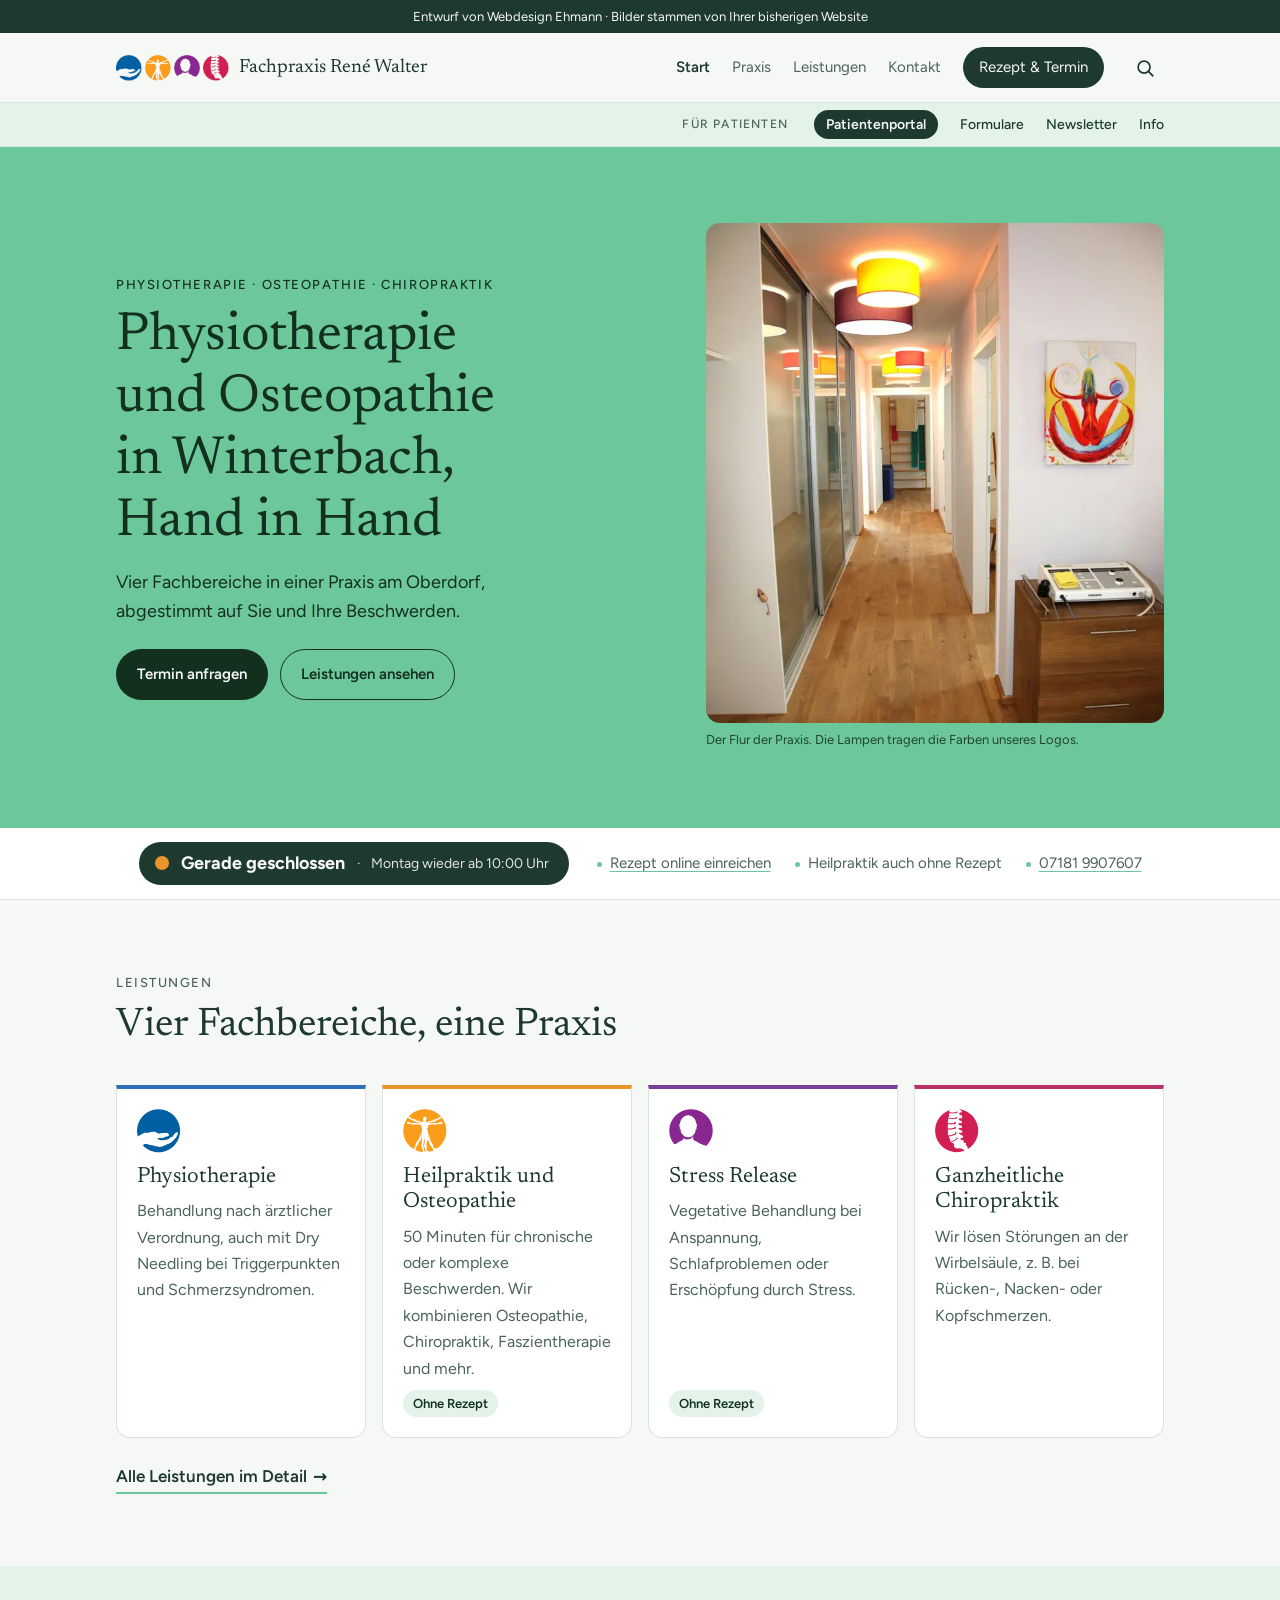
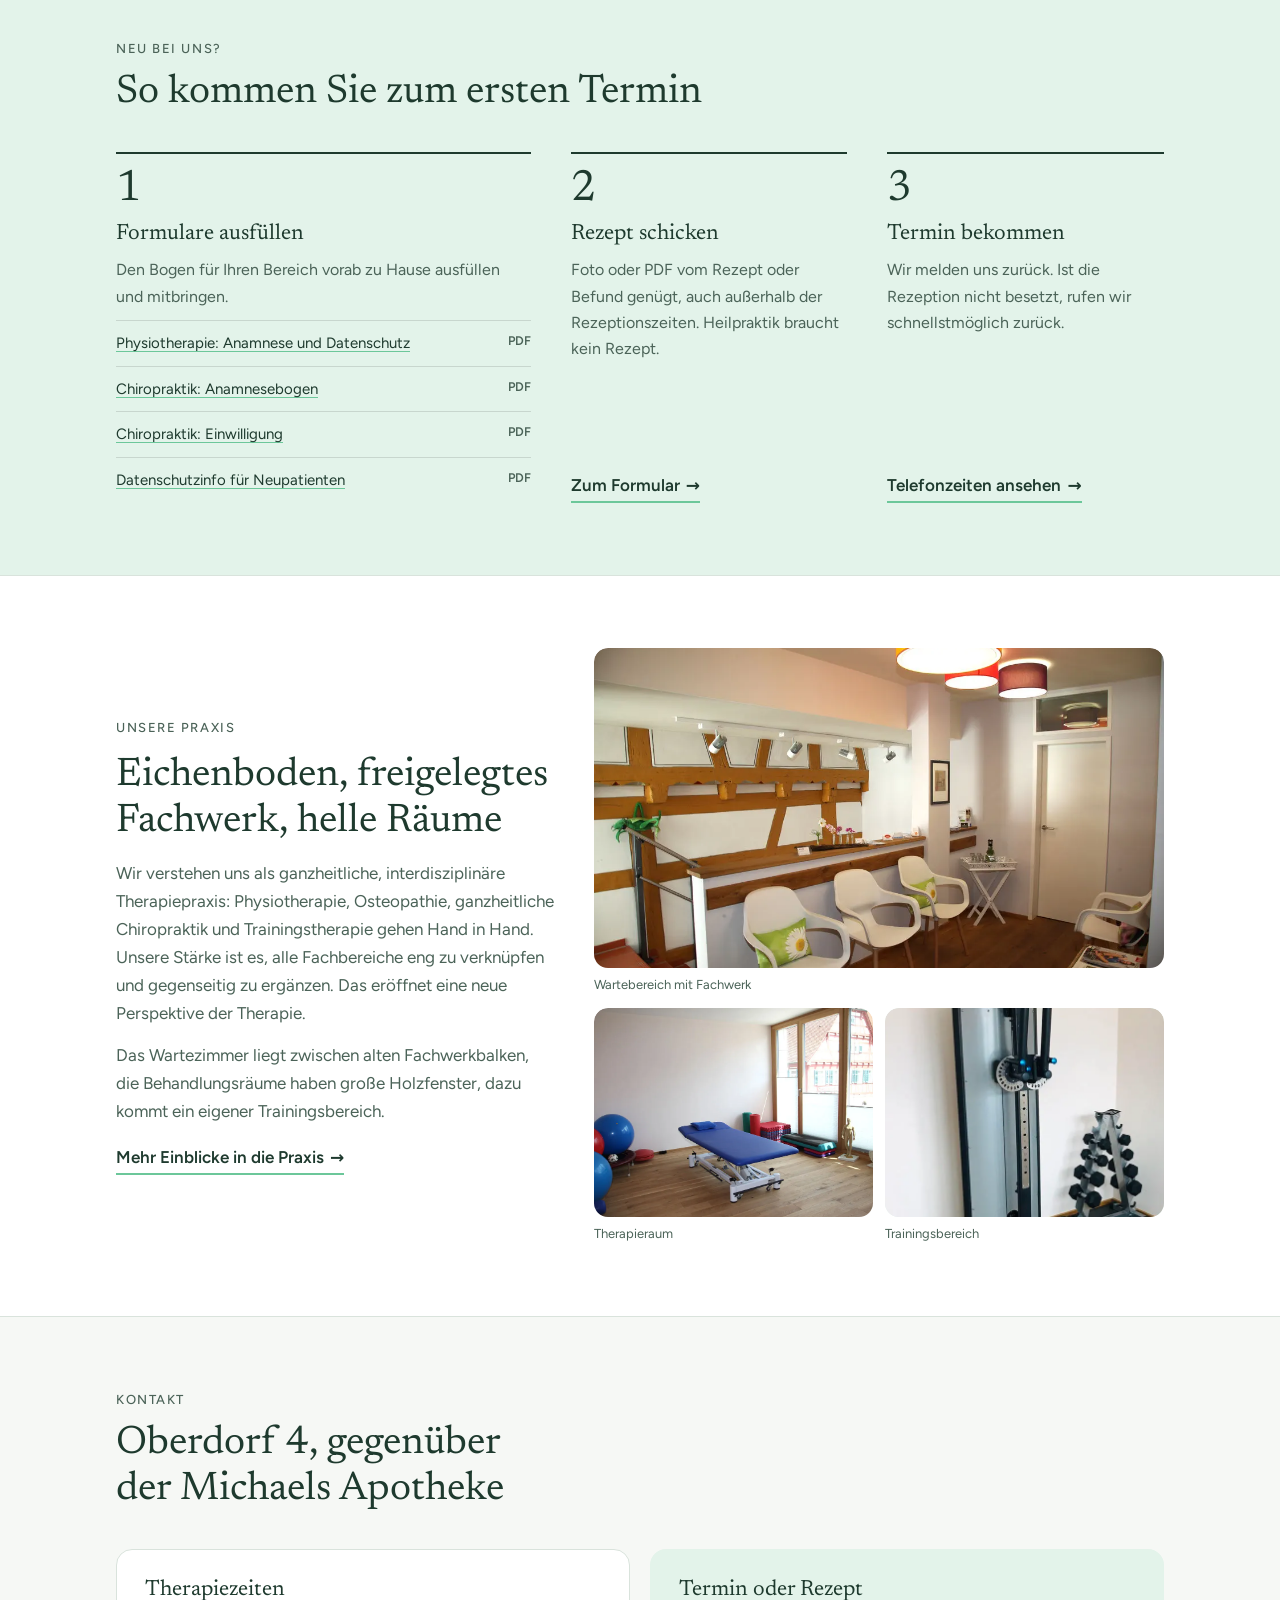
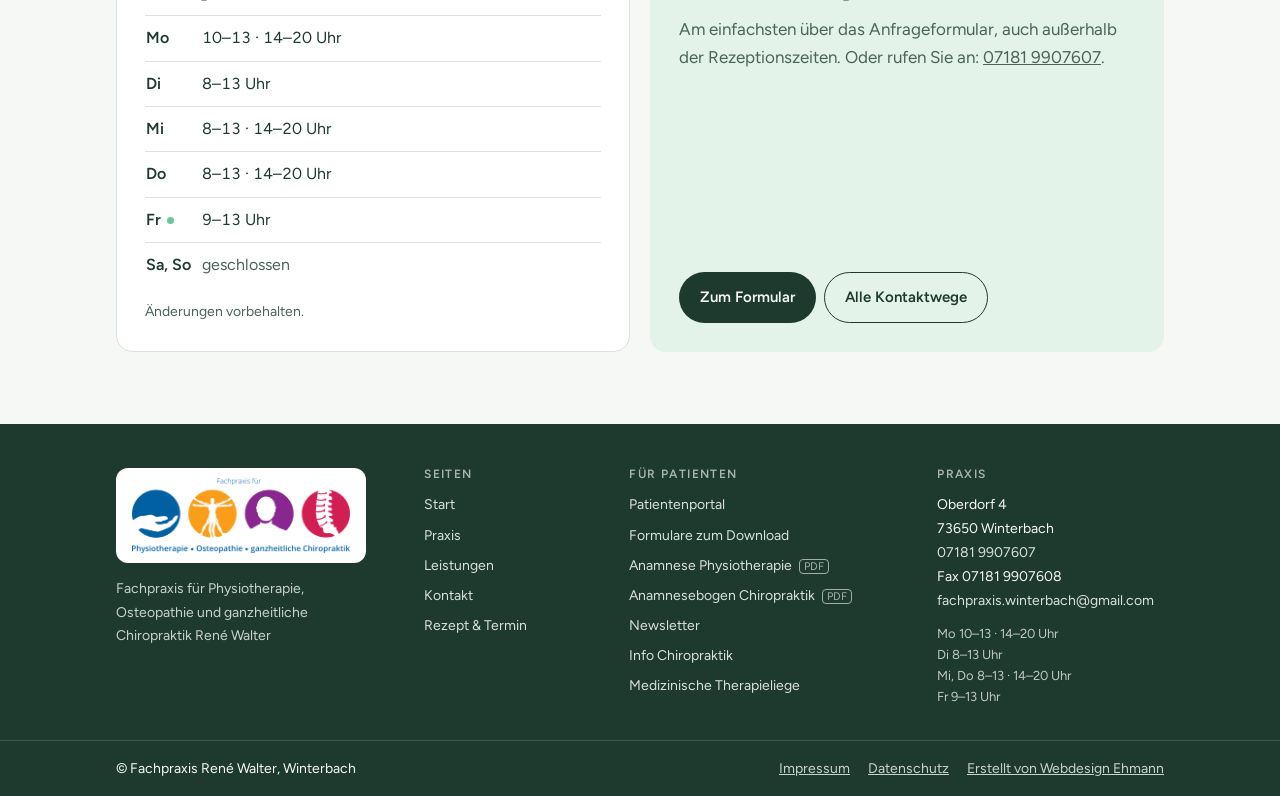
<file: index.html>
<!doctype html>
<html lang="de">
<head>
<meta charset="UTF-8">
<meta name="viewport" content="width=device-width, initial-scale=1.0, viewport-fit=cover">
<title>Physiotherapie & Osteopathie Winterbach | Fachpraxis René Walter</title>
<meta name="description" content="Physiotherapie, Osteopathie und Chiropraktik in Winterbach: Alle Fachbereiche unter einem Dach. Heilpraktik ohne Rezept. Jetzt Termin online anfragen.">
<meta name="robots" content="noindex">
<link rel="icon" href="favicon.svg" type="image/svg+xml">
<link rel="preload" href="fonts/newsreader.woff2" as="font" type="font/woff2" crossorigin>
<link rel="stylesheet" href="css/fonts.css">
<link rel="stylesheet" href="css/style.css">
</head>
<body>
<div class="demo">Entwurf von Webdesign Ehmann · Bilder stammen von Ihrer bisherigen Website</div>

<header>
  <div class="wrap nav">
    <a class="brand" href="index.html" aria-label="Fachpraxis René Walter, zur Startseite">
      <span class="logo-icons" aria-hidden="true"><img src="img/icon-physio.png" width="26" height="26" alt=""><img src="img/icon-osteo.png" width="26" height="26" alt=""><img src="img/icon-vegetativ.png" width="26" height="26" alt=""><img src="img/icon-chiro.png" width="26" height="26" alt=""></span>
      <span>Fachpraxis René Walter</span>
    </a>
    <nav class="links" id="links" aria-label="Hauptnavigation">
      <a href="index.html" aria-current="page">Start</a>
      <a href="praxis.html">Praxis</a>
      <a href="leistungen.html">Leistungen</a>
      <a href="kontakt.html">Kontakt</a>
      <a href="anfrage.html" class="nav-cta">Rezept &amp; Termin</a>
    </nav>
    <button class="search-btn" id="searchBtn" type="button" aria-label="Suche öffnen" aria-haspopup="dialog">
      <svg width="22" height="22" viewBox="0 0 24 24" fill="none" stroke="currentColor" stroke-width="1.9" stroke-linecap="round" aria-hidden="true"><circle cx="11" cy="11" r="6.5"/><path d="M16 16l4.5 4.5"/></svg>
    </button>
    <button class="menu-btn" id="menuBtn" aria-label="Menü öffnen" aria-expanded="false" aria-controls="links">
      <svg width="26" height="26" viewBox="0 0 24 24" fill="none" stroke="currentColor" stroke-width="1.8" stroke-linecap="round" aria-hidden="true"><path d="M4 7h16M4 12h16M4 17h16"/></svg>
    </button>
  </div>
</header>
<div class="patbar"><div class="wrap">
  <span class="patbar-label">Für Patienten</span>
  <a class="pat-portal" href="https://www.therapie-winterbach.de/patienten-kommunikations-portal/" target="_blank" rel="noopener">Patientenportal</a>
  <a href="anfrage.html#formulare">Formulare</a>
  <a href="kontakt.html#newsletter">Newsletter</a>
  <a href="leistungen.html#chiropraktik">Info</a>
</div></div>
<!--cms:hinweis--><!--/cms:hinweis-->

<main id="top">
<div class="hero">
    <div class="wrap">
      <div>
        <p class="eyebrow">Physiotherapie · Osteopathie · Chiropraktik</p>
        <h1>Physiotherapie und Osteopathie in Winterbach, Hand in Hand</h1>
        <p class="lead">Vier Fachbereiche in einer Praxis am Oberdorf, abgestimmt auf Sie und Ihre Beschwerden.</p>
        <div class="hero-actions">
          <a class="btn btn-dark" href="anfrage.html">Termin anfragen</a>
          <a class="btn btn-line" href="leistungen.html">Leistungen ansehen</a>
        </div>
      </div>
      <figure>
        <img src="img/flur.webp" width="667" height="1000" alt="Flur der Praxis mit Eichenboden und Deckenlampen in Gelb, Aubergine und Rot" fetchpriority="high">
        <figcaption>Der Flur der Praxis. Die Lampen tragen die Farben unseres Logos.</figcaption>
      </figure>
    </div>
  </div>

  <div class="strip">
    <div class="wrap">
      <p class="status" id="openNow" data-state="closed" role="status"><i aria-hidden="true"></i><b>Therapiezeiten</b><small></small></p>
      <ul class="facts">
        <li><a href="anfrage.html">Rezept online einreichen</a></li>
        <li>Heilpraktik auch ohne Rezept</li>
        <li><a href="tel:+4971819907607">07181 9907607</a></li>
      </ul>
    </div>
  </div>

  <section id="leistungen">
    <div class="wrap">
      <div class="sec-head">
        <p class="eyebrow">Leistungen</p>
        <h2>Vier Fachbereiche, eine Praxis</h2>
      </div>
      <div class="cards">
        <div class="area-card" style="--c:var(--c-blue)"><img class="ico" src="img/icon-physio.png" width="44" height="44" alt="" loading="lazy"><h3>Physiotherapie</h3><p>Behandlung nach ärztlicher Verordnung, auch mit Dry Needling bei Triggerpunkten und Schmerzsyndromen.</p></div>
        <div class="area-card" style="--c:var(--c-orange)"><img class="ico" src="img/icon-osteo.png" width="44" height="44" alt="" loading="lazy"><h3>Heilpraktik und Osteopathie</h3><p>50 Minuten für chronische oder komplexe Beschwerden. Wir kombinieren Osteopathie, Chiropraktik, Faszientherapie und mehr.</p><span class="tag">Ohne Rezept</span></div>
        <div class="area-card" style="--c:var(--c-violet)"><img class="ico" src="img/icon-vegetativ.png" width="44" height="44" alt="" loading="lazy"><h3>Stress Release</h3><p>Vegetative Behandlung bei Anspannung, Schlafproblemen oder Erschöpfung durch Stress.</p><span class="tag">Ohne Rezept</span></div>
        <div class="area-card" style="--c:var(--c-magenta)"><img class="ico" src="img/icon-chiro.png" width="44" height="44" alt="" loading="lazy"><h3>Ganzheitliche Chiropraktik</h3><p>Wir lösen Störungen an der Wirbelsäule, z. B. bei Rücken-, Nacken- oder Kopfschmerzen.</p></div>
      </div>
      <a class="more-link" href="leistungen.html">Alle Leistungen im Detail <span aria-hidden="true">→</span></a>
    </div>
  </section>

  <section id="neu" class="tint">
    <div class="wrap">
      <div class="sec-head">
        <p class="eyebrow">Neu bei uns?</p>
        <h2>So kommen Sie zum ersten Termin</h2>
      </div>
      <ol class="steps">
        <li>
          <h3>Formulare ausfüllen</h3>
          <p>Den Bogen für Ihren Bereich vorab zu Hause ausfüllen und mitbringen.</p>
          <ul class="dl"><!--cms:formulare-->
            <li><a href="downloads/anamnese-physiotherapie.pdf" target="_blank" rel="noopener">Physiotherapie: Anamnese und Datenschutz</a><small>PDF</small></li>
            <li><a href="downloads/anamnesebogen-chiropraktik.pdf" target="_blank" rel="noopener">Chiropraktik: Anamnesebogen</a><small>PDF</small></li>
            <li><a href="downloads/einwilligung-chiropraktik.pdf" target="_blank" rel="noopener">Chiropraktik: Einwilligung</a><small>PDF</small></li>
            <li><a href="downloads/datenschutzinfo-neupatienten.pdf" target="_blank" rel="noopener">Datenschutzinfo für Neupatienten</a><small>PDF</small></li>
          <!--/cms:formulare--></ul>
        </li>
        <li>
          <h3>Rezept schicken</h3>
          <p>Foto oder PDF vom Rezept oder Befund genügt, auch außerhalb der Rezeptionszeiten. Heilpraktik braucht kein Rezept.</p>
          <a class="more-link" href="anfrage.html">Zum Formular <span aria-hidden="true">→</span></a>
        </li>
        <li>
          <h3>Termin bekommen</h3>
          <p>Wir melden uns zurück. Ist die Rezeption nicht besetzt, rufen wir schnellstmöglich zurück.</p>
          <a class="more-link" href="kontakt.html">Telefonzeiten ansehen <span aria-hidden="true">→</span></a>
        </li>
      </ol>
    </div>
  </section>

  <section id="praxis" class="alt">
    <div class="wrap praxis">
      <div class="praxis-text">
        <p class="eyebrow">Unsere Praxis</p>
        <h2>Eichenboden, freigelegtes Fachwerk, helle Räume</h2>
        <p>Wir verstehen uns als ganzheitliche, interdisziplinäre Therapiepraxis: Physiotherapie, Osteopathie, ganzheitliche Chiropraktik und Trainingstherapie gehen Hand in Hand. Unsere Stärke ist es, alle Fachbereiche eng zu verknüpfen und gegenseitig zu ergänzen. Das eröffnet eine neue Perspektive der Therapie.</p>
        <p>Das Wartezimmer liegt zwischen alten Fachwerkbalken, die Behandlungsräume haben große Holzfenster, dazu kommt ein eigener Trainingsbereich.</p>
        <a class="more-link" href="praxis.html" style="align-self:flex-start;margin-top:4px">Mehr Einblicke in die Praxis <span aria-hidden="true">→</span></a>
      </div>
      <div class="gallery">
        <figure class="photo wide"><img src="img/warten.webp" width="1000" height="667" alt="Wartebereich mit weißen Stühlen vor freigelegtem Fachwerk" loading="lazy" decoding="async"><figcaption>Wartebereich mit Fachwerk</figcaption></figure>
        <figure class="photo"><img src="img/therapie.webp" width="1000" height="667" alt="Heller Therapieraum mit Liege, Gymnastikbällen und großen Holzfenstern" loading="lazy" decoding="async"><figcaption>Therapieraum</figcaption></figure>
        <figure class="photo"><img src="img/mtt.webp" width="562" height="1000" alt="Multifunktionsgerät für die Medizinische Trainingstherapie neben Kurzhanteln" loading="lazy" decoding="async" style="object-position:50% 35%"><figcaption>Trainingsbereich</figcaption></figure>
      </div>
    </div>
  </section>

  <section id="kontakt">
    <div class="wrap">
      <div class="sec-head">
        <p class="eyebrow">Kontakt</p>
        <h2>Oberdorf 4, gegenüber der Michaels Apotheke</h2>
      </div>
      <div class="three two-up">
        <div class="card">
          <h3>Therapiezeiten</h3>
          <table class="hours" id="hours">
            <tbody><!--cms:hours-rows-->
              <tr data-d="1"><td>Mo</td><td>10–13 · 14–20 Uhr</td></tr>
              <tr data-d="2"><td>Di</td><td>8–13 Uhr</td></tr>
              <tr data-d="3"><td>Mi</td><td>8–13 · 14–20 Uhr</td></tr>
              <tr data-d="4"><td>Do</td><td>8–13 · 14–20 Uhr</td></tr>
              <tr data-d="5"><td>Fr</td><td>9–13 Uhr</td></tr>
              <tr data-d="6"><td>Sa, So</td><td class="off">geschlossen</td></tr>
            <!--/cms:hours-rows--></tbody>
          </table>
          <p class="note">Änderungen vorbehalten.</p>
        </div>
        <div class="card cta-card">
          <h3>Termin oder Rezept</h3>
          <p>Am einfachsten über das Anfrageformular, auch außerhalb der Rezeptionszeiten. Oder rufen Sie an: <a href="tel:+4971819907607">07181 9907607</a>.</p>
          <div class="row-links"><a class="btn btn-dark" href="anfrage.html">Zum Formular</a><a class="btn btn-line" href="kontakt.html">Alle Kontaktwege</a></div>
        </div>
      </div>
    </div>
  </section>
  </div>
</main>

<footer>
  <div class="wrap foot-grid">
    <div class="foot-brand">
      <img class="foot-logo" src="img/logo.png" width="900" height="313" alt="Logo: Fachpraxis für Physiotherapie, Osteopathie und ganzheitliche Chiropraktik" loading="lazy">
      <p>Fachpraxis für Physiotherapie, Osteopathie und ganzheitliche Chiropraktik René Walter</p>
    </div>
    <nav aria-label="Seiten">
      <h2>Seiten</h2>
      <ul>
        <li><a href="index.html">Start</a></li>
        <li><a href="praxis.html">Praxis</a></li>
        <li><a href="leistungen.html">Leistungen</a></li>
        <li><a href="kontakt.html">Kontakt</a></li>
        <li><a href="anfrage.html">Rezept &amp; Termin</a></li>
      </ul>
    </nav>
    <nav aria-label="Für Patienten">
      <h2>Für Patienten</h2>
      <ul>
        <li><a href="https://www.therapie-winterbach.de/patienten-kommunikations-portal/" target="_blank" rel="noopener">Patientenportal</a></li>
        <li><a href="anfrage.html#formulare">Formulare zum Download</a></li><!--cms:foot-forms-->
        <li><a href="downloads/anamnese-physiotherapie.pdf" target="_blank" rel="noopener">Anamnese Physiotherapie <small>PDF</small></a></li>
        <li><a href="downloads/anamnesebogen-chiropraktik.pdf" target="_blank" rel="noopener">Anamnesebogen Chiropraktik <small>PDF</small></a></li><!--/cms:foot-forms-->
        <li><a href="kontakt.html#newsletter">Newsletter</a></li>
        <li><a href="leistungen.html#chiropraktik">Info Chiropraktik</a></li>
        <li><a href="leistungen.html#therapieliege">Medizinische Therapieliege</a></li>
      </ul>
    </nav>
    <div>
      <h2>Praxis</h2>
      <address>
        Oberdorf 4<br>73650 Winterbach<br>
        <a href="tel:+4971819907607">07181 9907607</a><br>
        Fax 07181 9907608<br>
        <a href="mailto:fachpraxis.winterbach@gmail.com">fachpraxis.winterbach<wbr>@gmail.com</a>
      </address>
      <p class="foot-hours"><!--cms:foot-hours-->Mo 10–13 · 14–20 Uhr<br>Di 8–13 Uhr<br>Mi, Do 8–13 · 14–20 Uhr<br>Fr 9–13 Uhr<!--/cms:foot-hours--></p>
    </div>
  </div>
  <div class="foot-bottom"><div class="wrap">
    <span>© Fachpraxis René Walter, Winterbach</span>
    <nav aria-label="Rechtliches"><a href="impressum.html">Impressum</a><a href="datenschutz.html">Datenschutz</a><a href="https://www.webdesign-ehmann.de" target="_blank" rel="noopener">Erstellt von Webdesign Ehmann</a></nav>
  </div></div>
</footer>

<div class="search" id="search" role="dialog" aria-modal="true" aria-label="Suche auf dieser Website" hidden>
  <div class="search-panel">
    <div class="search-top">
      <svg width="22" height="22" viewBox="0 0 24 24" fill="none" stroke="currentColor" stroke-width="1.9" stroke-linecap="round" aria-hidden="true"><circle cx="11" cy="11" r="6.5"/><path d="M16 16l4.5 4.5"/></svg>
      <input id="searchInput" type="search" placeholder="Suchen, z. B. Rezept, Dry Needling, Öffnungszeiten" autocomplete="off" enterkeyhint="search" aria-label="Suchbegriff">
      <button type="button" class="search-close" id="searchClose" aria-label="Suche schließen">Schließen</button>
    </div>
    <ul class="search-results" id="searchResults" aria-live="polite"></ul>
    <p class="search-hint" id="searchHint">Tippen Sie einen Begriff. Gesucht wird in allen Seiten der Praxis.</p>
  </div>
</div>

<nav class="dock" aria-label="Schnellzugriff">
  <a href="tel:+4971819907607"><b>Anrufen</b><small>07181 9907607</small></a>
  <a href="anfrage.html"><b>Rezept senden</b><small>online</small></a>
  <a href="https://www.therapie-winterbach.de/patienten-kommunikations-portal/" target="_blank" rel="noopener"><b>Portal</b><small>für Patienten</small></a>
</nav>

<script src="js/main.js" defer></script>
</body>
</html>
</file>
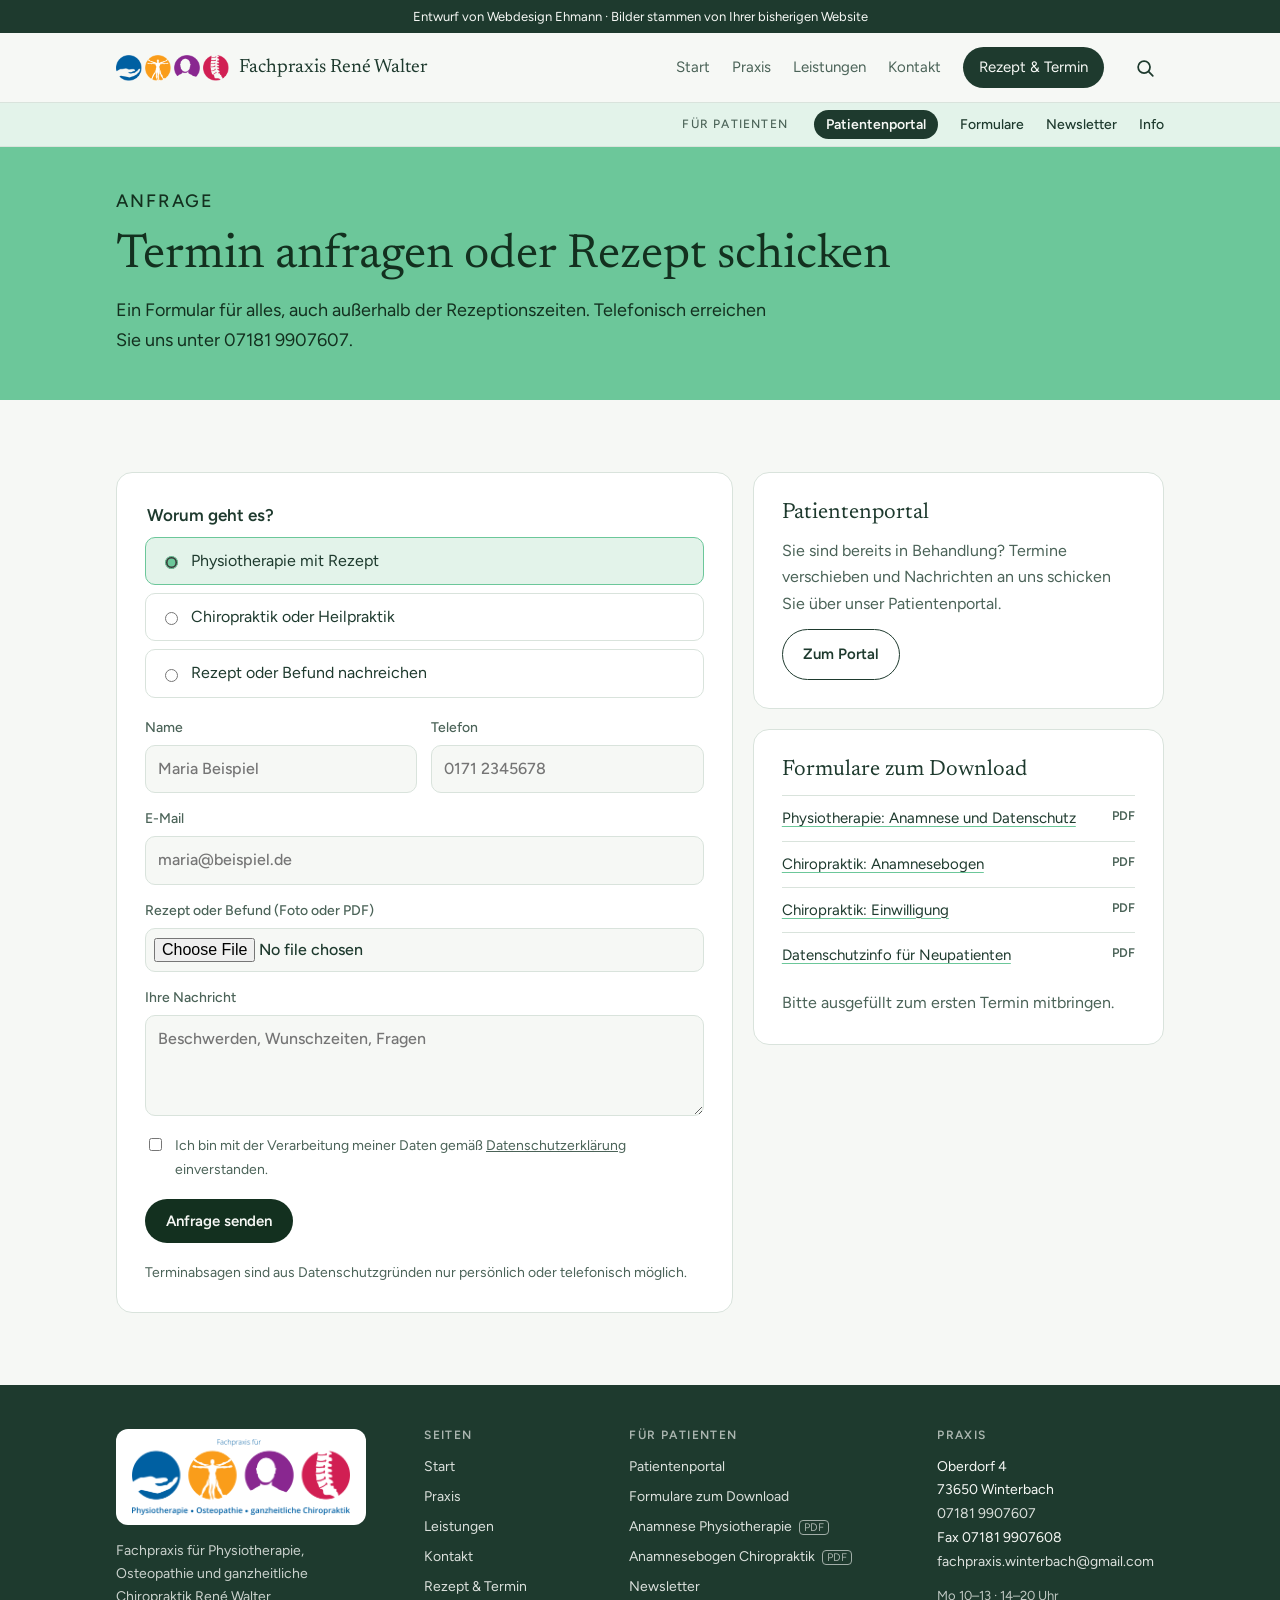
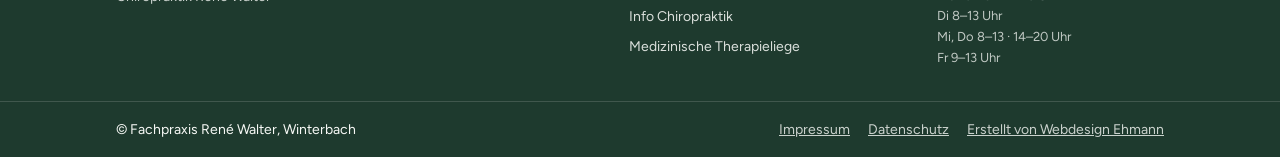
<file: anfrage.html>
<!doctype html>
<html lang="de">
<head>
<meta charset="UTF-8">
<meta name="viewport" content="width=device-width, initial-scale=1.0, viewport-fit=cover">
<title>Termin anfragen | Fachpraxis René Walter Winterbach</title>
<meta name="description" content="Termin oder Rezept online an die Fachpraxis in Winterbach schicken, auch außerhalb der Rezeptionszeiten. Oder direkt anrufen: 07181 9907607.">
<meta name="robots" content="noindex">
<link rel="icon" href="favicon.svg" type="image/svg+xml">
<link rel="preload" href="fonts/newsreader.woff2" as="font" type="font/woff2" crossorigin>
<link rel="stylesheet" href="css/fonts.css">
<link rel="stylesheet" href="css/style.css">
</head>
<body>
<div class="demo">Entwurf von Webdesign Ehmann · Bilder stammen von Ihrer bisherigen Website</div>

<header>
  <div class="wrap nav">
    <a class="brand" href="index.html" aria-label="Fachpraxis René Walter, zur Startseite">
      <span class="logo-icons" aria-hidden="true"><img src="img/icon-physio.png" width="26" height="26" alt=""><img src="img/icon-osteo.png" width="26" height="26" alt=""><img src="img/icon-vegetativ.png" width="26" height="26" alt=""><img src="img/icon-chiro.png" width="26" height="26" alt=""></span>
      <span>Fachpraxis René Walter</span>
    </a>
    <nav class="links" id="links" aria-label="Hauptnavigation">
      <a href="index.html">Start</a>
      <a href="praxis.html">Praxis</a>
      <a href="leistungen.html">Leistungen</a>
      <a href="kontakt.html">Kontakt</a>
      <a href="anfrage.html" class="nav-cta" aria-current="page">Rezept &amp; Termin</a>
    </nav>
    <button class="search-btn" id="searchBtn" type="button" aria-label="Suche öffnen" aria-haspopup="dialog">
      <svg width="22" height="22" viewBox="0 0 24 24" fill="none" stroke="currentColor" stroke-width="1.9" stroke-linecap="round" aria-hidden="true"><circle cx="11" cy="11" r="6.5"/><path d="M16 16l4.5 4.5"/></svg>
    </button>
    <button class="menu-btn" id="menuBtn" aria-label="Menü öffnen" aria-expanded="false" aria-controls="links">
      <svg width="26" height="26" viewBox="0 0 24 24" fill="none" stroke="currentColor" stroke-width="1.8" stroke-linecap="round" aria-hidden="true"><path d="M4 7h16M4 12h16M4 17h16"/></svg>
    </button>
  </div>
</header>
<div class="patbar"><div class="wrap">
  <span class="patbar-label">Für Patienten</span>
  <a class="pat-portal" href="https://www.therapie-winterbach.de/patienten-kommunikations-portal/" target="_blank" rel="noopener">Patientenportal</a>
  <a href="anfrage.html#formulare">Formulare</a>
  <a href="kontakt.html#newsletter">Newsletter</a>
  <a href="leistungen.html#chiropraktik">Info</a>
</div></div>
<!--cms:hinweis--><!--/cms:hinweis-->

<main id="top">
<div class="page-head"><div class="wrap">
    <p class="eyebrow">Anfrage</p>
    <h1>Termin anfragen oder Rezept schicken</h1>
    <p>Ein Formular für alles, auch außerhalb der Rezeptionszeiten. Telefonisch erreichen Sie uns unter 07181 9907607.</p>
  </div></div>
  <section id="anfrage">
    <div class="wrap">
      <div class="form-grid">
        <form class="card form" id="contact-form" novalidate>
          <fieldset class="choice">
            <legend>Worum geht es?</legend>
            <label><input type="radio" name="art" id="art-physio" value="physio" checked> Physiotherapie mit Rezept</label>
            <label><input type="radio" name="art" id="art-hp" value="hp"> Chiropraktik oder Heilpraktik</label>
            <label><input type="radio" name="art" id="art-rezept" value="rezept"> Rezept oder Befund nachreichen</label>
          </fieldset>
          <div class="fields">
            <label>Name<input id="f-name" name="name" autocomplete="name" placeholder="Maria Beispiel"></label>
            <label>Telefon<input id="f-tel" name="tel" type="tel" autocomplete="tel" placeholder="0171 2345678"></label>
            <label class="full">E-Mail<input id="f-mail" name="mail" type="email" autocomplete="email" placeholder="maria@beispiel.de"></label>
            <label class="full" id="file-row">Rezept oder Befund (Foto oder PDF)<input id="f-file" name="file" type="file" accept="image/*,.pdf"></label>
            <label class="full">Ihre Nachricht<textarea id="f-msg" name="msg" rows="3" placeholder="Beschwerden, Wunschzeiten, Fragen"></textarea></label>
          </div>
          <label class="consent"><input type="checkbox" id="f-ok"> <span>Ich bin mit der Verarbeitung meiner Daten gemäß <a href="datenschutz.html">Datenschutzerklärung</a> einverstanden.</span></label>
          <p class="err" id="err" role="alert" hidden></p>
          <button class="btn btn-dark" type="submit">Anfrage senden</button>
          <p class="note">Terminabsagen sind aus Datenschutzgründen nur persönlich oder telefonisch möglich.</p>
          <p class="ok" id="ok" role="status" hidden>Danke. In der fertigen Website geht Ihre Anfrage jetzt direkt an die Praxis. In diesem Entwurf wird noch nichts verschickt.</p>
        </form>
        <div class="side">
          <div class="card">
            <h3>Patientenportal</h3>
            <p>Sie sind bereits in Behandlung? Termine verschieben und Nachrichten an uns schicken Sie über unser Patientenportal.</p>
            <a class="btn btn-line" href="https://www.therapie-winterbach.de/patienten-kommunikations-portal/" target="_blank" rel="noopener">Zum Portal</a>
          </div>
          <div class="card" id="formulare">
            <h3>Formulare zum Download</h3>
            <ul class="dl"><!--cms:formulare-->
              <li><a href="downloads/anamnese-physiotherapie.pdf" target="_blank" rel="noopener">Physiotherapie: Anamnese und Datenschutz</a><small>PDF</small></li>
              <li><a href="downloads/anamnesebogen-chiropraktik.pdf" target="_blank" rel="noopener">Chiropraktik: Anamnesebogen</a><small>PDF</small></li>
              <li><a href="downloads/einwilligung-chiropraktik.pdf" target="_blank" rel="noopener">Chiropraktik: Einwilligung</a><small>PDF</small></li>
              <li><a href="downloads/datenschutzinfo-neupatienten.pdf" target="_blank" rel="noopener">Datenschutzinfo für Neupatienten</a><small>PDF</small></li>
            <!--/cms:formulare--></ul>
            <p class="note">Bitte ausgefüllt zum ersten Termin mitbringen.</p>
          </div>
        </div>
      </div>
    </div>
  </section>
</main>

<footer>
  <div class="wrap foot-grid">
    <div class="foot-brand">
      <img class="foot-logo" src="img/logo.png" width="900" height="313" alt="Logo: Fachpraxis für Physiotherapie, Osteopathie und ganzheitliche Chiropraktik" loading="lazy">
      <p>Fachpraxis für Physiotherapie, Osteopathie und ganzheitliche Chiropraktik René Walter</p>
    </div>
    <nav aria-label="Seiten">
      <h2>Seiten</h2>
      <ul>
        <li><a href="index.html">Start</a></li>
        <li><a href="praxis.html">Praxis</a></li>
        <li><a href="leistungen.html">Leistungen</a></li>
        <li><a href="kontakt.html">Kontakt</a></li>
        <li><a href="anfrage.html">Rezept &amp; Termin</a></li>
      </ul>
    </nav>
    <nav aria-label="Für Patienten">
      <h2>Für Patienten</h2>
      <ul>
        <li><a href="https://www.therapie-winterbach.de/patienten-kommunikations-portal/" target="_blank" rel="noopener">Patientenportal</a></li>
        <li><a href="anfrage.html#formulare">Formulare zum Download</a></li><!--cms:foot-forms-->
        <li><a href="downloads/anamnese-physiotherapie.pdf" target="_blank" rel="noopener">Anamnese Physiotherapie <small>PDF</small></a></li>
        <li><a href="downloads/anamnesebogen-chiropraktik.pdf" target="_blank" rel="noopener">Anamnesebogen Chiropraktik <small>PDF</small></a></li><!--/cms:foot-forms-->
        <li><a href="kontakt.html#newsletter">Newsletter</a></li>
        <li><a href="leistungen.html#chiropraktik">Info Chiropraktik</a></li>
        <li><a href="leistungen.html#therapieliege">Medizinische Therapieliege</a></li>
      </ul>
    </nav>
    <div>
      <h2>Praxis</h2>
      <address>
        Oberdorf 4<br>73650 Winterbach<br>
        <a href="tel:+4971819907607">07181 9907607</a><br>
        Fax 07181 9907608<br>
        <a href="mailto:fachpraxis.winterbach@gmail.com">fachpraxis.winterbach<wbr>@gmail.com</a>
      </address>
      <p class="foot-hours"><!--cms:foot-hours-->Mo 10–13 · 14–20 Uhr<br>Di 8–13 Uhr<br>Mi, Do 8–13 · 14–20 Uhr<br>Fr 9–13 Uhr<!--/cms:foot-hours--></p>
    </div>
  </div>
  <div class="foot-bottom"><div class="wrap">
    <span>© Fachpraxis René Walter, Winterbach</span>
    <nav aria-label="Rechtliches"><a href="impressum.html">Impressum</a><a href="datenschutz.html">Datenschutz</a><a href="https://www.webdesign-ehmann.de" target="_blank" rel="noopener">Erstellt von Webdesign Ehmann</a></nav>
  </div></div>
</footer>

<div class="search" id="search" role="dialog" aria-modal="true" aria-label="Suche auf dieser Website" hidden>
  <div class="search-panel">
    <div class="search-top">
      <svg width="22" height="22" viewBox="0 0 24 24" fill="none" stroke="currentColor" stroke-width="1.9" stroke-linecap="round" aria-hidden="true"><circle cx="11" cy="11" r="6.5"/><path d="M16 16l4.5 4.5"/></svg>
      <input id="searchInput" type="search" placeholder="Suchen, z. B. Rezept, Dry Needling, Öffnungszeiten" autocomplete="off" enterkeyhint="search" aria-label="Suchbegriff">
      <button type="button" class="search-close" id="searchClose" aria-label="Suche schließen">Schließen</button>
    </div>
    <ul class="search-results" id="searchResults" aria-live="polite"></ul>
    <p class="search-hint" id="searchHint">Tippen Sie einen Begriff. Gesucht wird in allen Seiten der Praxis.</p>
  </div>
</div>

<nav class="dock" aria-label="Schnellzugriff">
  <a href="tel:+4971819907607"><b>Anrufen</b><small>07181 9907607</small></a>
  <a href="anfrage.html"><b>Rezept senden</b><small>online</small></a>
  <a href="https://www.therapie-winterbach.de/patienten-kommunikations-portal/" target="_blank" rel="noopener"><b>Portal</b><small>für Patienten</small></a>
</nav>

<script src="js/main.js" defer></script>
</body>
</html>
</file>
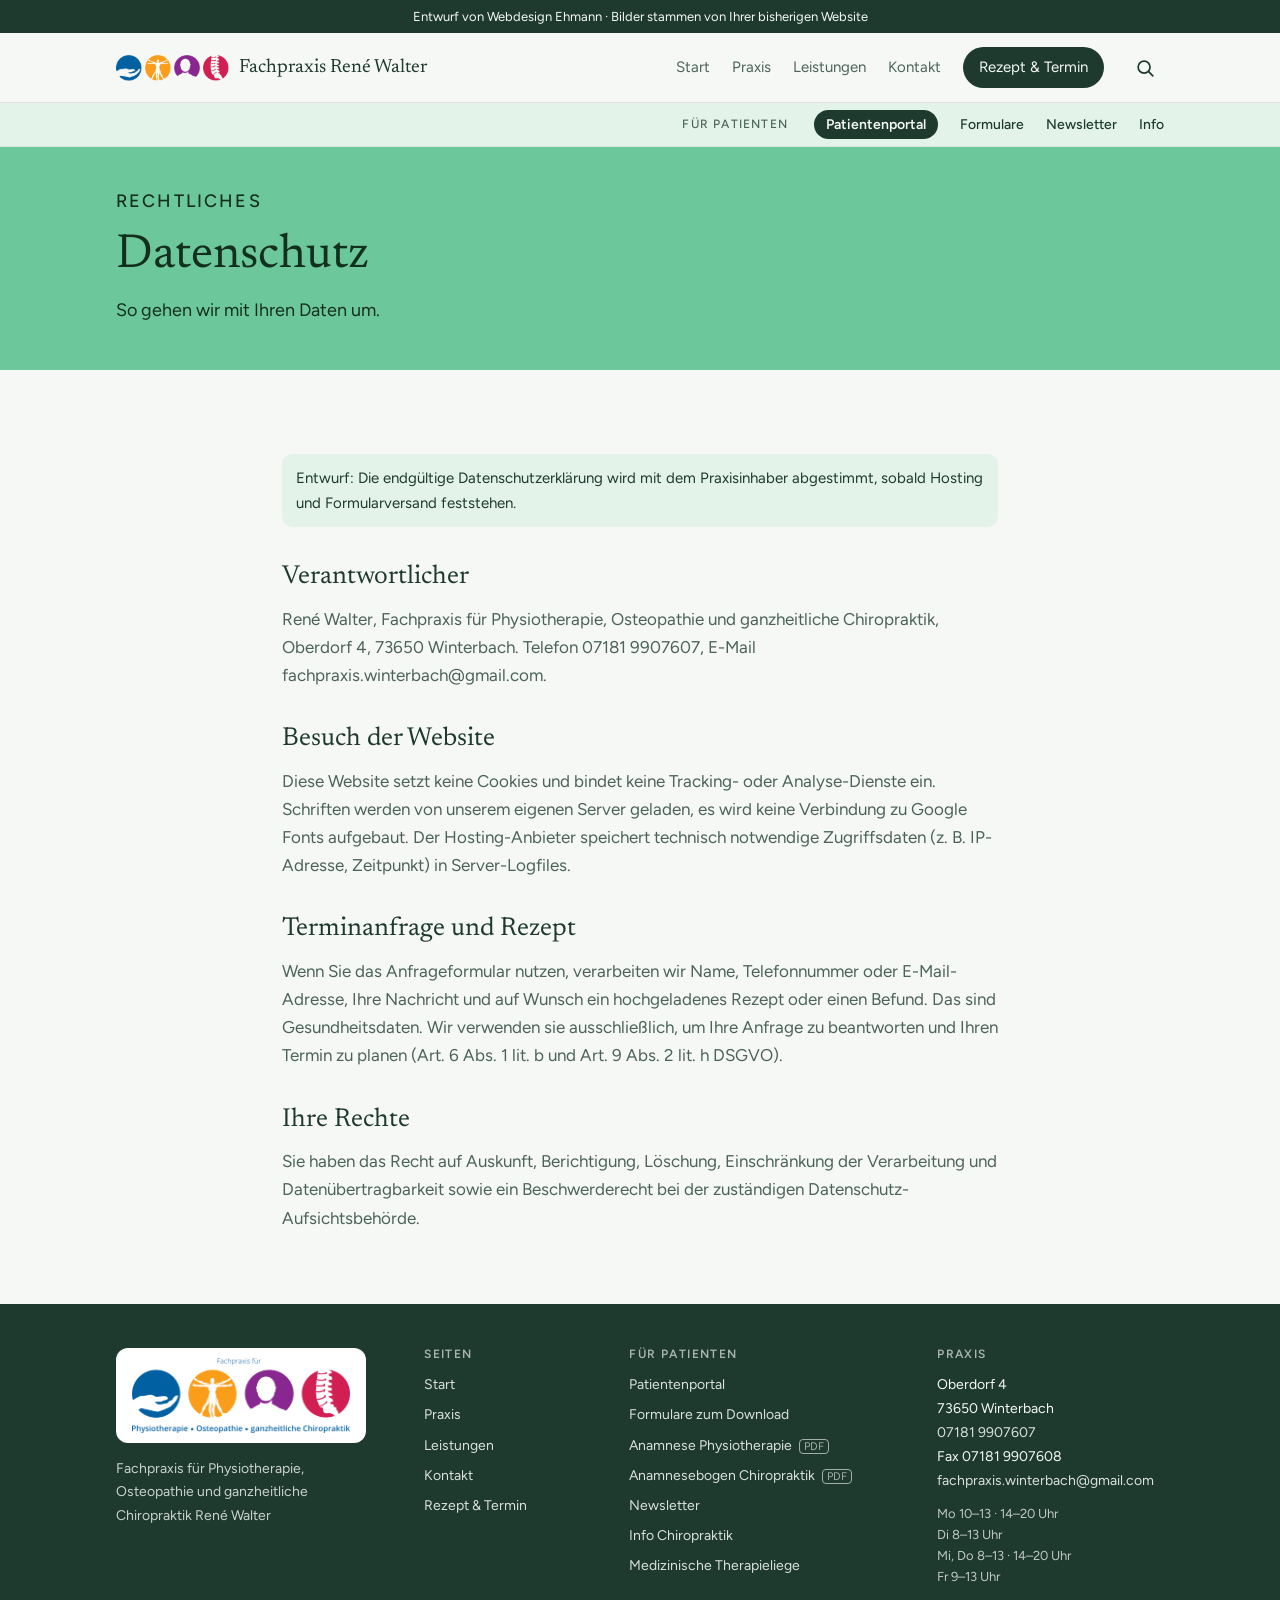
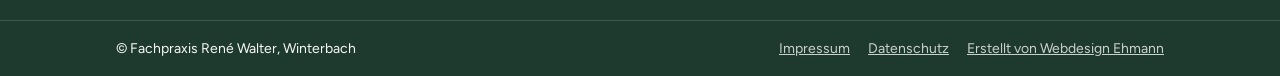
<file: datenschutz.html>
<!doctype html>
<html lang="de">
<head>
<meta charset="UTF-8">
<meta name="viewport" content="width=device-width, initial-scale=1.0, viewport-fit=cover">
<title>Datenschutz | Fachpraxis René Walter Winterbach</title>
<meta name="description" content="Datenschutzerklärung der Fachpraxis René Walter in Winterbach: welche Daten bei Besuch und Terminanfrage verarbeitet werden und welche Rechte Sie haben.">
<meta name="robots" content="noindex">
<link rel="icon" href="favicon.svg" type="image/svg+xml">
<link rel="preload" href="fonts/newsreader.woff2" as="font" type="font/woff2" crossorigin>
<link rel="stylesheet" href="css/fonts.css">
<link rel="stylesheet" href="css/style.css">
</head>
<body>
<div class="demo">Entwurf von Webdesign Ehmann · Bilder stammen von Ihrer bisherigen Website</div>

<header>
  <div class="wrap nav">
    <a class="brand" href="index.html" aria-label="Fachpraxis René Walter, zur Startseite">
      <span class="logo-icons" aria-hidden="true"><img src="img/icon-physio.png" width="26" height="26" alt=""><img src="img/icon-osteo.png" width="26" height="26" alt=""><img src="img/icon-vegetativ.png" width="26" height="26" alt=""><img src="img/icon-chiro.png" width="26" height="26" alt=""></span>
      <span>Fachpraxis René Walter</span>
    </a>
    <nav class="links" id="links" aria-label="Hauptnavigation">
      <a href="index.html">Start</a>
      <a href="praxis.html">Praxis</a>
      <a href="leistungen.html">Leistungen</a>
      <a href="kontakt.html">Kontakt</a>
      <a href="anfrage.html" class="nav-cta">Rezept &amp; Termin</a>
    </nav>
    <button class="search-btn" id="searchBtn" type="button" aria-label="Suche öffnen" aria-haspopup="dialog">
      <svg width="22" height="22" viewBox="0 0 24 24" fill="none" stroke="currentColor" stroke-width="1.9" stroke-linecap="round" aria-hidden="true"><circle cx="11" cy="11" r="6.5"/><path d="M16 16l4.5 4.5"/></svg>
    </button>
    <button class="menu-btn" id="menuBtn" aria-label="Menü öffnen" aria-expanded="false" aria-controls="links">
      <svg width="26" height="26" viewBox="0 0 24 24" fill="none" stroke="currentColor" stroke-width="1.8" stroke-linecap="round" aria-hidden="true"><path d="M4 7h16M4 12h16M4 17h16"/></svg>
    </button>
  </div>
</header>
<div class="patbar"><div class="wrap">
  <span class="patbar-label">Für Patienten</span>
  <a class="pat-portal" href="https://www.therapie-winterbach.de/patienten-kommunikations-portal/" target="_blank" rel="noopener">Patientenportal</a>
  <a href="anfrage.html#formulare">Formulare</a>
  <a href="kontakt.html#newsletter">Newsletter</a>
  <a href="leistungen.html#chiropraktik">Info</a>
</div></div>
<!--cms:hinweis--><!--/cms:hinweis-->

<main id="top">
<div class="page-head"><div class="wrap">
    <p class="eyebrow">Rechtliches</p>
    <h1>Datenschutz</h1>
    <p>So gehen wir mit Ihren Daten um.</p>
  </div></div>
  <section id="verantwortlicher"><div class="wrap prose">
    <p class="todo">Entwurf: Die endgültige Datenschutzerklärung wird mit dem Praxisinhaber abgestimmt, sobald Hosting und Formularversand feststehen.</p>
    <h2>Verantwortlicher</h2>
    <p>René Walter, Fachpraxis für Physiotherapie, Osteopathie und ganzheitliche Chiropraktik, Oberdorf 4, 73650 Winterbach. Telefon 07181 9907607, E-Mail fachpraxis.winterbach@gmail.com.</p>
    <h2>Besuch der Website</h2>
    <p>Diese Website setzt keine Cookies und bindet keine Tracking- oder Analyse-Dienste ein. Schriften werden von unserem eigenen Server geladen, es wird keine Verbindung zu Google Fonts aufgebaut. Der Hosting-Anbieter speichert technisch notwendige Zugriffsdaten (z. B. IP-Adresse, Zeitpunkt) in Server-Logfiles.</p>
    <h2>Terminanfrage und Rezept</h2>
    <p>Wenn Sie das Anfrageformular nutzen, verarbeiten wir Name, Telefonnummer oder E-Mail-Adresse, Ihre Nachricht und auf Wunsch ein hochgeladenes Rezept oder einen Befund. Das sind Gesundheitsdaten. Wir verwenden sie ausschließlich, um Ihre Anfrage zu beantworten und Ihren Termin zu planen (Art. 6 Abs. 1 lit. b und Art. 9 Abs. 2 lit. h DSGVO).</p>
    <h2>Ihre Rechte</h2>
    <p>Sie haben das Recht auf Auskunft, Berichtigung, Löschung, Einschränkung der Verarbeitung und Datenübertragbarkeit sowie ein Beschwerderecht bei der zuständigen Datenschutz-Aufsichtsbehörde.</p>
  </div></section>
</main>

<footer>
  <div class="wrap foot-grid">
    <div class="foot-brand">
      <img class="foot-logo" src="img/logo.png" width="900" height="313" alt="Logo: Fachpraxis für Physiotherapie, Osteopathie und ganzheitliche Chiropraktik" loading="lazy">
      <p>Fachpraxis für Physiotherapie, Osteopathie und ganzheitliche Chiropraktik René Walter</p>
    </div>
    <nav aria-label="Seiten">
      <h2>Seiten</h2>
      <ul>
        <li><a href="index.html">Start</a></li>
        <li><a href="praxis.html">Praxis</a></li>
        <li><a href="leistungen.html">Leistungen</a></li>
        <li><a href="kontakt.html">Kontakt</a></li>
        <li><a href="anfrage.html">Rezept &amp; Termin</a></li>
      </ul>
    </nav>
    <nav aria-label="Für Patienten">
      <h2>Für Patienten</h2>
      <ul>
        <li><a href="https://www.therapie-winterbach.de/patienten-kommunikations-portal/" target="_blank" rel="noopener">Patientenportal</a></li>
        <li><a href="anfrage.html#formulare">Formulare zum Download</a></li><!--cms:foot-forms-->
        <li><a href="downloads/anamnese-physiotherapie.pdf" target="_blank" rel="noopener">Anamnese Physiotherapie <small>PDF</small></a></li>
        <li><a href="downloads/anamnesebogen-chiropraktik.pdf" target="_blank" rel="noopener">Anamnesebogen Chiropraktik <small>PDF</small></a></li><!--/cms:foot-forms-->
        <li><a href="kontakt.html#newsletter">Newsletter</a></li>
        <li><a href="leistungen.html#chiropraktik">Info Chiropraktik</a></li>
        <li><a href="leistungen.html#therapieliege">Medizinische Therapieliege</a></li>
      </ul>
    </nav>
    <div>
      <h2>Praxis</h2>
      <address>
        Oberdorf 4<br>73650 Winterbach<br>
        <a href="tel:+4971819907607">07181 9907607</a><br>
        Fax 07181 9907608<br>
        <a href="mailto:fachpraxis.winterbach@gmail.com">fachpraxis.winterbach<wbr>@gmail.com</a>
      </address>
      <p class="foot-hours"><!--cms:foot-hours-->Mo 10–13 · 14–20 Uhr<br>Di 8–13 Uhr<br>Mi, Do 8–13 · 14–20 Uhr<br>Fr 9–13 Uhr<!--/cms:foot-hours--></p>
    </div>
  </div>
  <div class="foot-bottom"><div class="wrap">
    <span>© Fachpraxis René Walter, Winterbach</span>
    <nav aria-label="Rechtliches"><a href="impressum.html">Impressum</a><a href="datenschutz.html">Datenschutz</a><a href="https://www.webdesign-ehmann.de" target="_blank" rel="noopener">Erstellt von Webdesign Ehmann</a></nav>
  </div></div>
</footer>

<div class="search" id="search" role="dialog" aria-modal="true" aria-label="Suche auf dieser Website" hidden>
  <div class="search-panel">
    <div class="search-top">
      <svg width="22" height="22" viewBox="0 0 24 24" fill="none" stroke="currentColor" stroke-width="1.9" stroke-linecap="round" aria-hidden="true"><circle cx="11" cy="11" r="6.5"/><path d="M16 16l4.5 4.5"/></svg>
      <input id="searchInput" type="search" placeholder="Suchen, z. B. Rezept, Dry Needling, Öffnungszeiten" autocomplete="off" enterkeyhint="search" aria-label="Suchbegriff">
      <button type="button" class="search-close" id="searchClose" aria-label="Suche schließen">Schließen</button>
    </div>
    <ul class="search-results" id="searchResults" aria-live="polite"></ul>
    <p class="search-hint" id="searchHint">Tippen Sie einen Begriff. Gesucht wird in allen Seiten der Praxis.</p>
  </div>
</div>

<nav class="dock" aria-label="Schnellzugriff">
  <a href="tel:+4971819907607"><b>Anrufen</b><small>07181 9907607</small></a>
  <a href="anfrage.html"><b>Rezept senden</b><small>online</small></a>
  <a href="https://www.therapie-winterbach.de/patienten-kommunikations-portal/" target="_blank" rel="noopener"><b>Portal</b><small>für Patienten</small></a>
</nav>

<script src="js/main.js" defer></script>
</body>
</html>
</file>
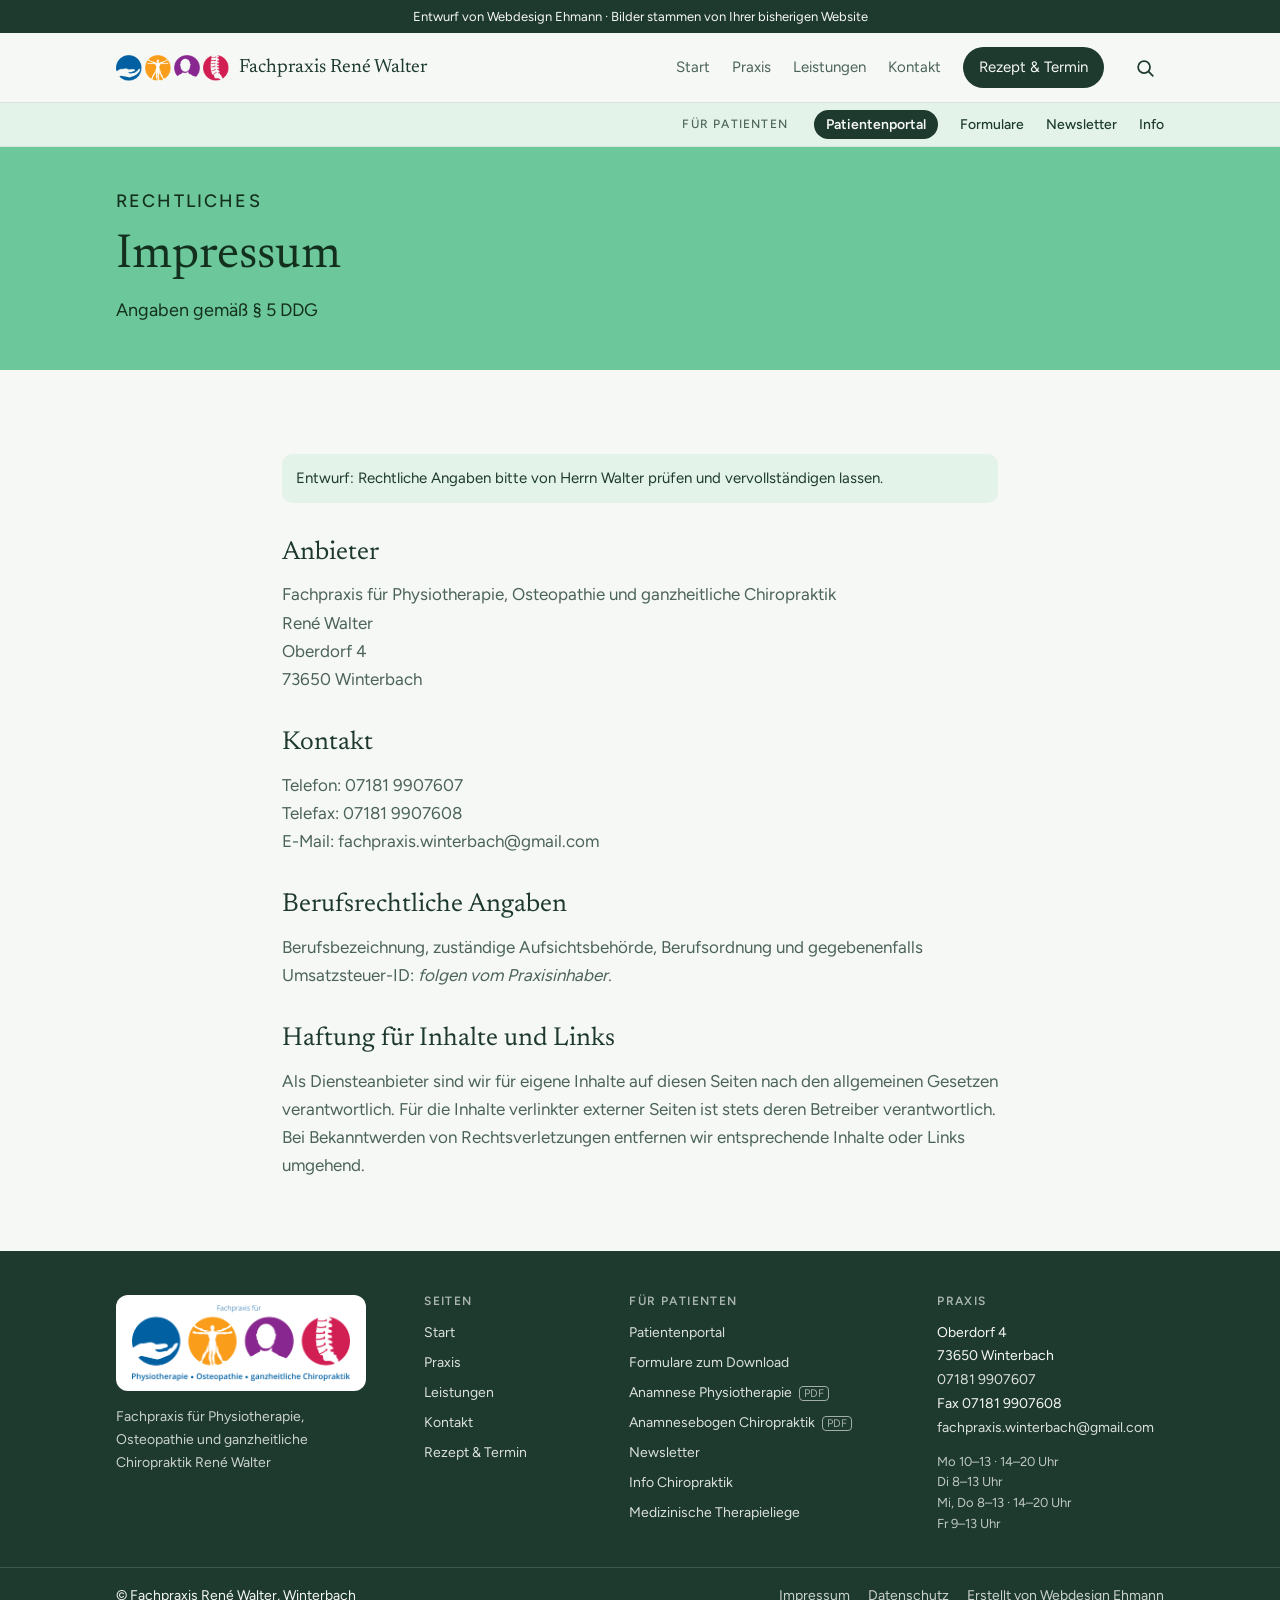
<file: impressum.html>
<!doctype html>
<html lang="de">
<head>
<meta charset="UTF-8">
<meta name="viewport" content="width=device-width, initial-scale=1.0, viewport-fit=cover">
<title>Impressum | Fachpraxis René Walter Winterbach</title>
<meta name="description" content="Impressum der Fachpraxis für Physiotherapie, Osteopathie und ganzheitliche Chiropraktik René Walter, Oberdorf 4, 73650 Winterbach.">
<meta name="robots" content="noindex">
<link rel="icon" href="favicon.svg" type="image/svg+xml">
<link rel="preload" href="fonts/newsreader.woff2" as="font" type="font/woff2" crossorigin>
<link rel="stylesheet" href="css/fonts.css">
<link rel="stylesheet" href="css/style.css">
</head>
<body>
<div class="demo">Entwurf von Webdesign Ehmann · Bilder stammen von Ihrer bisherigen Website</div>

<header>
  <div class="wrap nav">
    <a class="brand" href="index.html" aria-label="Fachpraxis René Walter, zur Startseite">
      <span class="logo-icons" aria-hidden="true"><img src="img/icon-physio.png" width="26" height="26" alt=""><img src="img/icon-osteo.png" width="26" height="26" alt=""><img src="img/icon-vegetativ.png" width="26" height="26" alt=""><img src="img/icon-chiro.png" width="26" height="26" alt=""></span>
      <span>Fachpraxis René Walter</span>
    </a>
    <nav class="links" id="links" aria-label="Hauptnavigation">
      <a href="index.html">Start</a>
      <a href="praxis.html">Praxis</a>
      <a href="leistungen.html">Leistungen</a>
      <a href="kontakt.html">Kontakt</a>
      <a href="anfrage.html" class="nav-cta">Rezept &amp; Termin</a>
    </nav>
    <button class="search-btn" id="searchBtn" type="button" aria-label="Suche öffnen" aria-haspopup="dialog">
      <svg width="22" height="22" viewBox="0 0 24 24" fill="none" stroke="currentColor" stroke-width="1.9" stroke-linecap="round" aria-hidden="true"><circle cx="11" cy="11" r="6.5"/><path d="M16 16l4.5 4.5"/></svg>
    </button>
    <button class="menu-btn" id="menuBtn" aria-label="Menü öffnen" aria-expanded="false" aria-controls="links">
      <svg width="26" height="26" viewBox="0 0 24 24" fill="none" stroke="currentColor" stroke-width="1.8" stroke-linecap="round" aria-hidden="true"><path d="M4 7h16M4 12h16M4 17h16"/></svg>
    </button>
  </div>
</header>
<div class="patbar"><div class="wrap">
  <span class="patbar-label">Für Patienten</span>
  <a class="pat-portal" href="https://www.therapie-winterbach.de/patienten-kommunikations-portal/" target="_blank" rel="noopener">Patientenportal</a>
  <a href="anfrage.html#formulare">Formulare</a>
  <a href="kontakt.html#newsletter">Newsletter</a>
  <a href="leistungen.html#chiropraktik">Info</a>
</div></div>
<!--cms:hinweis--><!--/cms:hinweis-->

<main id="top">
<div class="page-head"><div class="wrap">
    <p class="eyebrow">Rechtliches</p>
    <h1>Impressum</h1>
    <p>Angaben gemäß § 5 DDG</p>
  </div></div>
  <section id="anbieter"><div class="wrap prose">
    <p class="todo">Entwurf: Rechtliche Angaben bitte von Herrn Walter prüfen und vervollständigen lassen.</p>
    <h2>Anbieter</h2>
    <p>Fachpraxis für Physiotherapie, Osteopathie und ganzheitliche Chiropraktik<br>René Walter<br>Oberdorf 4<br>73650 Winterbach</p>
    <h2>Kontakt</h2>
    <p>Telefon: 07181 9907607<br>Telefax: 07181 9907608<br>E-Mail: fachpraxis.winterbach@gmail.com</p>
    <h2>Berufsrechtliche Angaben</h2>
    <p>Berufsbezeichnung, zuständige Aufsichtsbehörde, Berufsordnung und gegebenenfalls Umsatzsteuer-ID: <em>folgen vom Praxisinhaber.</em></p>
    <h2>Haftung für Inhalte und Links</h2>
    <p>Als Diensteanbieter sind wir für eigene Inhalte auf diesen Seiten nach den allgemeinen Gesetzen verantwortlich. Für die Inhalte verlinkter externer Seiten ist stets deren Betreiber verantwortlich. Bei Bekanntwerden von Rechtsverletzungen entfernen wir entsprechende Inhalte oder Links umgehend.</p>
  </div></section>
</main>

<footer>
  <div class="wrap foot-grid">
    <div class="foot-brand">
      <img class="foot-logo" src="img/logo.png" width="900" height="313" alt="Logo: Fachpraxis für Physiotherapie, Osteopathie und ganzheitliche Chiropraktik" loading="lazy">
      <p>Fachpraxis für Physiotherapie, Osteopathie und ganzheitliche Chiropraktik René Walter</p>
    </div>
    <nav aria-label="Seiten">
      <h2>Seiten</h2>
      <ul>
        <li><a href="index.html">Start</a></li>
        <li><a href="praxis.html">Praxis</a></li>
        <li><a href="leistungen.html">Leistungen</a></li>
        <li><a href="kontakt.html">Kontakt</a></li>
        <li><a href="anfrage.html">Rezept &amp; Termin</a></li>
      </ul>
    </nav>
    <nav aria-label="Für Patienten">
      <h2>Für Patienten</h2>
      <ul>
        <li><a href="https://www.therapie-winterbach.de/patienten-kommunikations-portal/" target="_blank" rel="noopener">Patientenportal</a></li>
        <li><a href="anfrage.html#formulare">Formulare zum Download</a></li><!--cms:foot-forms-->
        <li><a href="downloads/anamnese-physiotherapie.pdf" target="_blank" rel="noopener">Anamnese Physiotherapie <small>PDF</small></a></li>
        <li><a href="downloads/anamnesebogen-chiropraktik.pdf" target="_blank" rel="noopener">Anamnesebogen Chiropraktik <small>PDF</small></a></li><!--/cms:foot-forms-->
        <li><a href="kontakt.html#newsletter">Newsletter</a></li>
        <li><a href="leistungen.html#chiropraktik">Info Chiropraktik</a></li>
        <li><a href="leistungen.html#therapieliege">Medizinische Therapieliege</a></li>
      </ul>
    </nav>
    <div>
      <h2>Praxis</h2>
      <address>
        Oberdorf 4<br>73650 Winterbach<br>
        <a href="tel:+4971819907607">07181 9907607</a><br>
        Fax 07181 9907608<br>
        <a href="mailto:fachpraxis.winterbach@gmail.com">fachpraxis.winterbach<wbr>@gmail.com</a>
      </address>
      <p class="foot-hours"><!--cms:foot-hours-->Mo 10–13 · 14–20 Uhr<br>Di 8–13 Uhr<br>Mi, Do 8–13 · 14–20 Uhr<br>Fr 9–13 Uhr<!--/cms:foot-hours--></p>
    </div>
  </div>
  <div class="foot-bottom"><div class="wrap">
    <span>© Fachpraxis René Walter, Winterbach</span>
    <nav aria-label="Rechtliches"><a href="impressum.html">Impressum</a><a href="datenschutz.html">Datenschutz</a><a href="https://www.webdesign-ehmann.de" target="_blank" rel="noopener">Erstellt von Webdesign Ehmann</a></nav>
  </div></div>
</footer>

<div class="search" id="search" role="dialog" aria-modal="true" aria-label="Suche auf dieser Website" hidden>
  <div class="search-panel">
    <div class="search-top">
      <svg width="22" height="22" viewBox="0 0 24 24" fill="none" stroke="currentColor" stroke-width="1.9" stroke-linecap="round" aria-hidden="true"><circle cx="11" cy="11" r="6.5"/><path d="M16 16l4.5 4.5"/></svg>
      <input id="searchInput" type="search" placeholder="Suchen, z. B. Rezept, Dry Needling, Öffnungszeiten" autocomplete="off" enterkeyhint="search" aria-label="Suchbegriff">
      <button type="button" class="search-close" id="searchClose" aria-label="Suche schließen">Schließen</button>
    </div>
    <ul class="search-results" id="searchResults" aria-live="polite"></ul>
    <p class="search-hint" id="searchHint">Tippen Sie einen Begriff. Gesucht wird in allen Seiten der Praxis.</p>
  </div>
</div>

<nav class="dock" aria-label="Schnellzugriff">
  <a href="tel:+4971819907607"><b>Anrufen</b><small>07181 9907607</small></a>
  <a href="anfrage.html"><b>Rezept senden</b><small>online</small></a>
  <a href="https://www.therapie-winterbach.de/patienten-kommunikations-portal/" target="_blank" rel="noopener"><b>Portal</b><small>für Patienten</small></a>
</nav>

<script src="js/main.js" defer></script>
</body>
</html>
</file>
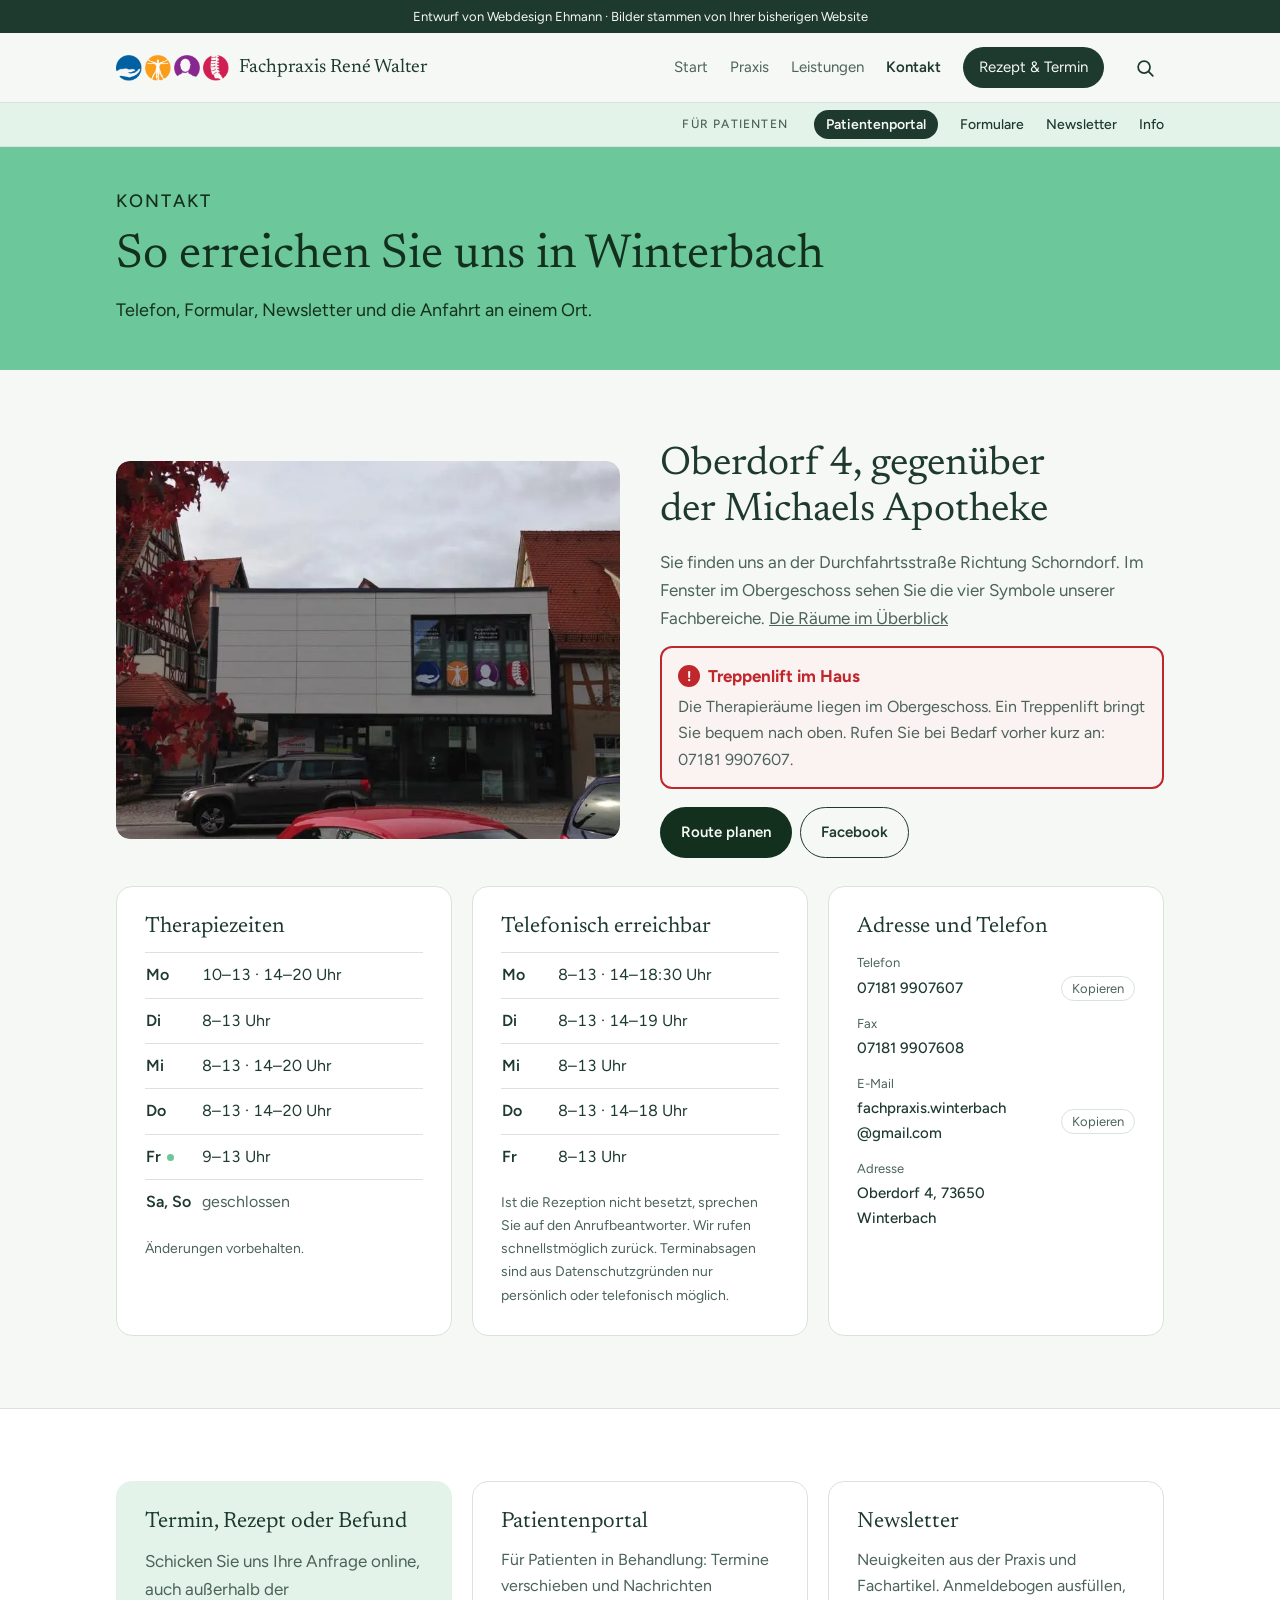
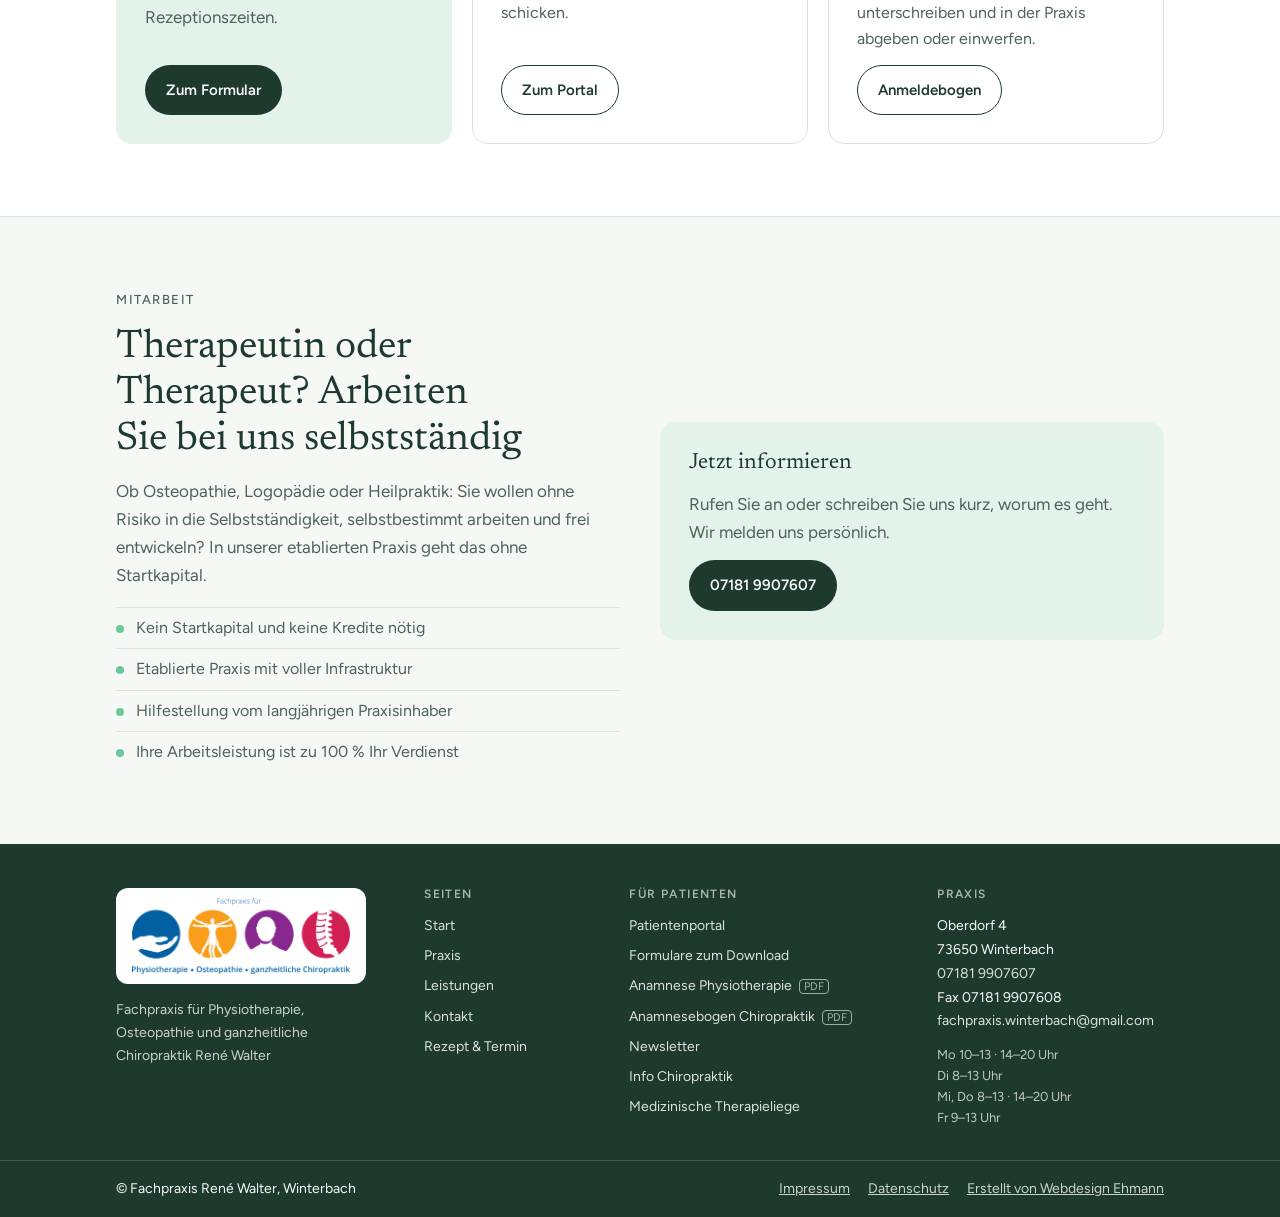
<file: kontakt.html>
<!doctype html>
<html lang="de">
<head>
<meta charset="UTF-8">
<meta name="viewport" content="width=device-width, initial-scale=1.0, viewport-fit=cover">
<title>Kontakt & Anfahrt | Fachpraxis René Walter Winterbach</title>
<meta name="description" content="Fachpraxis René Walter, Oberdorf 4, 73650 Winterbach: Therapiezeiten, Telefonzeiten, Anfahrt gegenüber der Michaels Apotheke. Jetzt anrufen: 07181 9907607.">
<meta name="robots" content="noindex">
<link rel="icon" href="favicon.svg" type="image/svg+xml">
<link rel="preload" href="fonts/newsreader.woff2" as="font" type="font/woff2" crossorigin>
<link rel="stylesheet" href="css/fonts.css">
<link rel="stylesheet" href="css/style.css">
</head>
<body>
<div class="demo">Entwurf von Webdesign Ehmann · Bilder stammen von Ihrer bisherigen Website</div>

<header>
  <div class="wrap nav">
    <a class="brand" href="index.html" aria-label="Fachpraxis René Walter, zur Startseite">
      <span class="logo-icons" aria-hidden="true"><img src="img/icon-physio.png" width="26" height="26" alt=""><img src="img/icon-osteo.png" width="26" height="26" alt=""><img src="img/icon-vegetativ.png" width="26" height="26" alt=""><img src="img/icon-chiro.png" width="26" height="26" alt=""></span>
      <span>Fachpraxis René Walter</span>
    </a>
    <nav class="links" id="links" aria-label="Hauptnavigation">
      <a href="index.html">Start</a>
      <a href="praxis.html">Praxis</a>
      <a href="leistungen.html">Leistungen</a>
      <a href="kontakt.html" aria-current="page">Kontakt</a>
      <a href="anfrage.html" class="nav-cta">Rezept &amp; Termin</a>
    </nav>
    <button class="search-btn" id="searchBtn" type="button" aria-label="Suche öffnen" aria-haspopup="dialog">
      <svg width="22" height="22" viewBox="0 0 24 24" fill="none" stroke="currentColor" stroke-width="1.9" stroke-linecap="round" aria-hidden="true"><circle cx="11" cy="11" r="6.5"/><path d="M16 16l4.5 4.5"/></svg>
    </button>
    <button class="menu-btn" id="menuBtn" aria-label="Menü öffnen" aria-expanded="false" aria-controls="links">
      <svg width="26" height="26" viewBox="0 0 24 24" fill="none" stroke="currentColor" stroke-width="1.8" stroke-linecap="round" aria-hidden="true"><path d="M4 7h16M4 12h16M4 17h16"/></svg>
    </button>
  </div>
</header>
<div class="patbar"><div class="wrap">
  <span class="patbar-label">Für Patienten</span>
  <a class="pat-portal" href="https://www.therapie-winterbach.de/patienten-kommunikations-portal/" target="_blank" rel="noopener">Patientenportal</a>
  <a href="anfrage.html#formulare">Formulare</a>
  <a href="kontakt.html#newsletter">Newsletter</a>
  <a href="leistungen.html#chiropraktik">Info</a>
</div></div>
<!--cms:hinweis--><!--/cms:hinweis-->

<main id="top">
<div class="page-head"><div class="wrap">
    <p class="eyebrow">Kontakt</p>
    <h1>So erreichen Sie uns in Winterbach</h1>
    <p>Telefon, Formular, Newsletter und die Anfahrt an einem Ort.</p>
  </div></div>
  <section id="oberdorf-4-gegenueber-der-michaels-apoth">
    <div class="wrap">
      <div class="split" style="margin-bottom:28px">
        <figure class="photo"><img src="img/aussen.webp" width="960" height="540" alt="Außenansicht der Praxis in Winterbach mit Fenstern voller Fachbereich-Symbole neben einem Fachwerkhaus" loading="lazy" decoding="async"></figure>
        <div>
          <h2>Oberdorf 4, gegenüber der Michaels Apotheke</h2>
          <p>Sie finden uns an der Durchfahrtsstraße Richtung Schorndorf. Im Fenster im Obergeschoss sehen Sie die vier Symbole unserer Fachbereiche. <a href="praxis.html">Die Räume im Überblick</a></p>
          <div class="notice" role="note"><b>Treppenlift im Haus</b><span>Die Therapieräume liegen im Obergeschoss. Ein Treppenlift bringt Sie bequem nach oben. Rufen Sie bei Bedarf vorher kurz an: 07181 9907607.</span></div>
          <div class="row-links" style="margin-top:4px"><a class="btn btn-dark" href="https://www.google.com/maps/search/?api=1&amp;query=Oberdorf+4+73650+Winterbach" target="_blank" rel="noopener">Route planen</a><a class="btn btn-line" href="https://www.facebook.com/Fachpraxis-für-Physiotherapie-und-Osteopathie-René-Walter-1477940388934166/" target="_blank" rel="noopener">Facebook</a></div>
        </div>
      </div>
      <div class="three">
        <div class="card">
          <h3>Therapiezeiten</h3>
          <table class="hours" id="hours">
            <tbody><!--cms:hours-rows-->
              <tr data-d="1"><td>Mo</td><td>10–13 · 14–20 Uhr</td></tr>
              <tr data-d="2"><td>Di</td><td>8–13 Uhr</td></tr>
              <tr data-d="3"><td>Mi</td><td>8–13 · 14–20 Uhr</td></tr>
              <tr data-d="4"><td>Do</td><td>8–13 · 14–20 Uhr</td></tr>
              <tr data-d="5"><td>Fr</td><td>9–13 Uhr</td></tr>
              <tr data-d="6"><td>Sa, So</td><td class="off">geschlossen</td></tr>
            <!--/cms:hours-rows--></tbody>
          </table>
          <p class="note">Änderungen vorbehalten.</p>
        </div>
        <div class="card">
          <h3>Telefonisch erreichbar</h3>
          <table class="hours">
            <tbody><!--cms:tel-rows-->
              <tr><td>Mo</td><td>8–13 · 14–18:30 Uhr</td></tr>
              <tr><td>Di</td><td>8–13 · 14–19 Uhr</td></tr>
              <tr><td>Mi</td><td>8–13 Uhr</td></tr>
              <tr><td>Do</td><td>8–13 · 14–18 Uhr</td></tr>
              <tr><td>Fr</td><td>8–13 Uhr</td></tr>
            <!--/cms:tel-rows--></tbody>
          </table>
          <p class="note">Ist die Rezeption nicht besetzt, sprechen Sie auf den Anrufbeantworter. Wir rufen schnellstmöglich zurück. Terminabsagen sind aus Datenschutzgründen nur persönlich oder telefonisch möglich.</p>
        </div>
        <div class="card">
          <h3>Adresse und Telefon</h3>
          <dl class="kv">
            <dt>Telefon</dt><dd>07181 9907607</dd><button class="copy" data-copy="07181 9907607">Kopieren</button>
            <dt>Fax</dt><dd>07181 9907608</dd><span></span>
            <dt>E-Mail</dt><dd>fachpraxis.winterbach<wbr>@gmail.com</dd><button class="copy" data-copy="fachpraxis.winterbach@gmail.com">Kopieren</button>
            <dt>Adresse</dt><dd>Oberdorf 4, 73650 Winterbach</dd><span></span>
          </dl>
        </div>
      </div>
    </div>
  </section>

  <section class="alt" id="termin-rezept-oder-befund">
    <div class="wrap">
      <div class="three">
        <div class="card cta-card">
          <h3>Termin, Rezept oder Befund</h3>
          <p>Schicken Sie uns Ihre Anfrage online, auch außerhalb der Rezeptionszeiten.</p>
          <a class="btn btn-dark" href="anfrage.html">Zum Formular</a>
        </div>
        <div class="card">
          <h3>Patientenportal</h3>
          <p class="note" style="font-size:16px">Für Patienten in Behandlung: Termine verschieben und Nachrichten schicken.</p>
          <a class="btn btn-line" href="https://www.therapie-winterbach.de/patienten-kommunikations-portal/" target="_blank" rel="noopener" style="align-self:flex-start;margin-top:auto">Zum Portal</a>
        </div>
        <div class="card" id="newsletter">
          <h3>Newsletter</h3>
          <p class="note" style="font-size:16px">Neuigkeiten aus der Praxis und Fachartikel. Anmeldebogen ausfüllen, unterschreiben und in der Praxis abgeben oder einwerfen.</p>
          <a class="btn btn-line" href="downloads/newsletter-anmeldung.jpg" target="_blank" rel="noopener" style="align-self:flex-start;margin-top:auto">Anmeldebogen</a>
        </div>
      </div>
    </div>
  </section>

  <section id="mitarbeit">
    <div class="wrap split">
      <div>
        <p class="eyebrow">Mitarbeit</p>
        <h2>Therapeutin oder Therapeut? Arbeiten Sie bei uns selbstständig</h2>
        <p>Ob Osteopathie, Logopädie oder Heilpraktik: Sie wollen ohne Risiko in die Selbstständigkeit, selbstbestimmt arbeiten und frei entwickeln? In unserer etablierten Praxis geht das ohne Startkapital.</p>
        <ul class="checks">
          <li>Kein Startkapital und keine Kredite nötig</li>
          <li>Etablierte Praxis mit voller Infrastruktur</li>
          <li>Hilfestellung vom langjährigen Praxisinhaber</li>
          <li>Ihre Arbeitsleistung ist zu 100 % Ihr Verdienst</li>
        </ul>
      </div>
      <div class="card cta-card">
        <h3>Jetzt informieren</h3>
        <p>Rufen Sie an oder schreiben Sie uns kurz, worum es geht. Wir melden uns persönlich.</p>
        <a class="btn btn-dark" href="tel:+4971819907607">07181 9907607</a>
      </div>
    </div>
  </section>
</main>

<footer>
  <div class="wrap foot-grid">
    <div class="foot-brand">
      <img class="foot-logo" src="img/logo.png" width="900" height="313" alt="Logo: Fachpraxis für Physiotherapie, Osteopathie und ganzheitliche Chiropraktik" loading="lazy">
      <p>Fachpraxis für Physiotherapie, Osteopathie und ganzheitliche Chiropraktik René Walter</p>
    </div>
    <nav aria-label="Seiten">
      <h2>Seiten</h2>
      <ul>
        <li><a href="index.html">Start</a></li>
        <li><a href="praxis.html">Praxis</a></li>
        <li><a href="leistungen.html">Leistungen</a></li>
        <li><a href="kontakt.html">Kontakt</a></li>
        <li><a href="anfrage.html">Rezept &amp; Termin</a></li>
      </ul>
    </nav>
    <nav aria-label="Für Patienten">
      <h2>Für Patienten</h2>
      <ul>
        <li><a href="https://www.therapie-winterbach.de/patienten-kommunikations-portal/" target="_blank" rel="noopener">Patientenportal</a></li>
        <li><a href="anfrage.html#formulare">Formulare zum Download</a></li><!--cms:foot-forms-->
        <li><a href="downloads/anamnese-physiotherapie.pdf" target="_blank" rel="noopener">Anamnese Physiotherapie <small>PDF</small></a></li>
        <li><a href="downloads/anamnesebogen-chiropraktik.pdf" target="_blank" rel="noopener">Anamnesebogen Chiropraktik <small>PDF</small></a></li><!--/cms:foot-forms-->
        <li><a href="kontakt.html#newsletter">Newsletter</a></li>
        <li><a href="leistungen.html#chiropraktik">Info Chiropraktik</a></li>
        <li><a href="leistungen.html#therapieliege">Medizinische Therapieliege</a></li>
      </ul>
    </nav>
    <div>
      <h2>Praxis</h2>
      <address>
        Oberdorf 4<br>73650 Winterbach<br>
        <a href="tel:+4971819907607">07181 9907607</a><br>
        Fax 07181 9907608<br>
        <a href="mailto:fachpraxis.winterbach@gmail.com">fachpraxis.winterbach<wbr>@gmail.com</a>
      </address>
      <p class="foot-hours"><!--cms:foot-hours-->Mo 10–13 · 14–20 Uhr<br>Di 8–13 Uhr<br>Mi, Do 8–13 · 14–20 Uhr<br>Fr 9–13 Uhr<!--/cms:foot-hours--></p>
    </div>
  </div>
  <div class="foot-bottom"><div class="wrap">
    <span>© Fachpraxis René Walter, Winterbach</span>
    <nav aria-label="Rechtliches"><a href="impressum.html">Impressum</a><a href="datenschutz.html">Datenschutz</a><a href="https://www.webdesign-ehmann.de" target="_blank" rel="noopener">Erstellt von Webdesign Ehmann</a></nav>
  </div></div>
</footer>

<div class="search" id="search" role="dialog" aria-modal="true" aria-label="Suche auf dieser Website" hidden>
  <div class="search-panel">
    <div class="search-top">
      <svg width="22" height="22" viewBox="0 0 24 24" fill="none" stroke="currentColor" stroke-width="1.9" stroke-linecap="round" aria-hidden="true"><circle cx="11" cy="11" r="6.5"/><path d="M16 16l4.5 4.5"/></svg>
      <input id="searchInput" type="search" placeholder="Suchen, z. B. Rezept, Dry Needling, Öffnungszeiten" autocomplete="off" enterkeyhint="search" aria-label="Suchbegriff">
      <button type="button" class="search-close" id="searchClose" aria-label="Suche schließen">Schließen</button>
    </div>
    <ul class="search-results" id="searchResults" aria-live="polite"></ul>
    <p class="search-hint" id="searchHint">Tippen Sie einen Begriff. Gesucht wird in allen Seiten der Praxis.</p>
  </div>
</div>

<nav class="dock" aria-label="Schnellzugriff">
  <a href="tel:+4971819907607"><b>Anrufen</b><small>07181 9907607</small></a>
  <a href="anfrage.html"><b>Rezept senden</b><small>online</small></a>
  <a href="https://www.therapie-winterbach.de/patienten-kommunikations-portal/" target="_blank" rel="noopener"><b>Portal</b><small>für Patienten</small></a>
</nav>

<script src="js/main.js" defer></script>
</body>
</html>
</file>
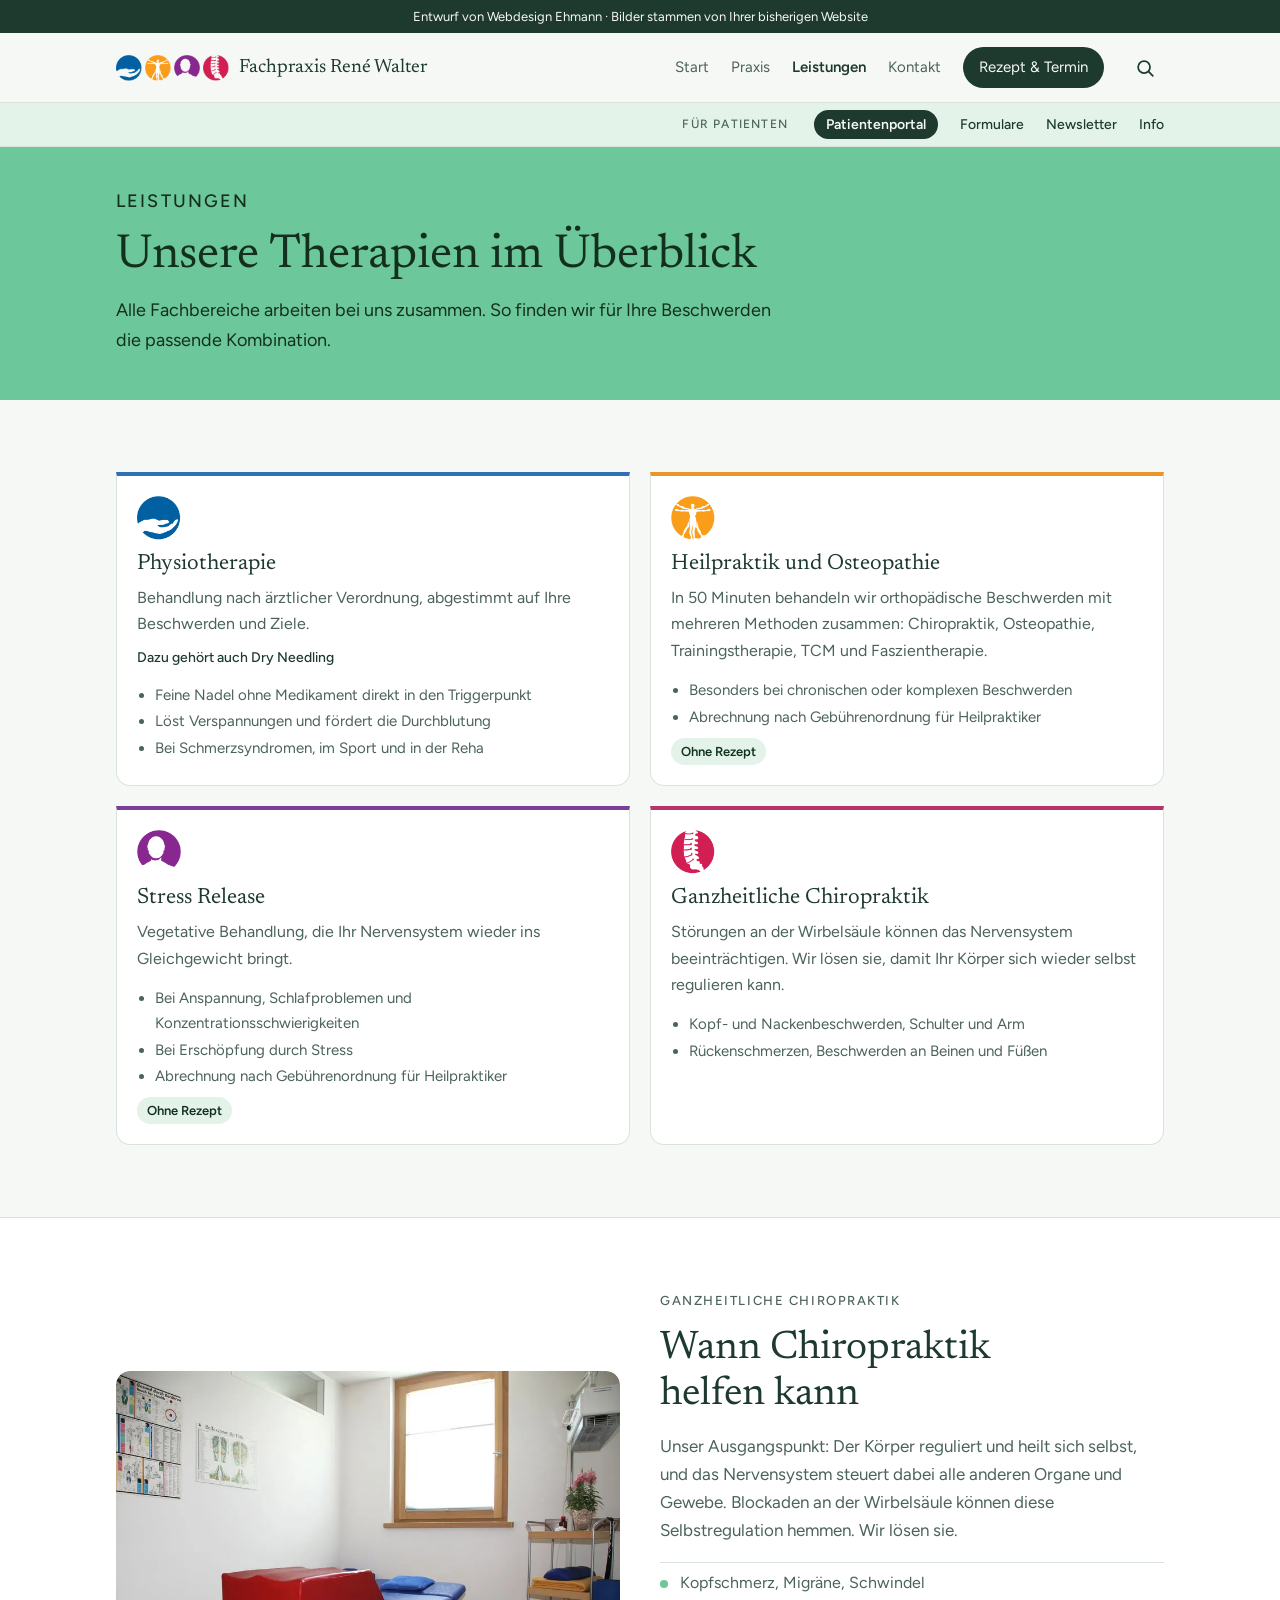
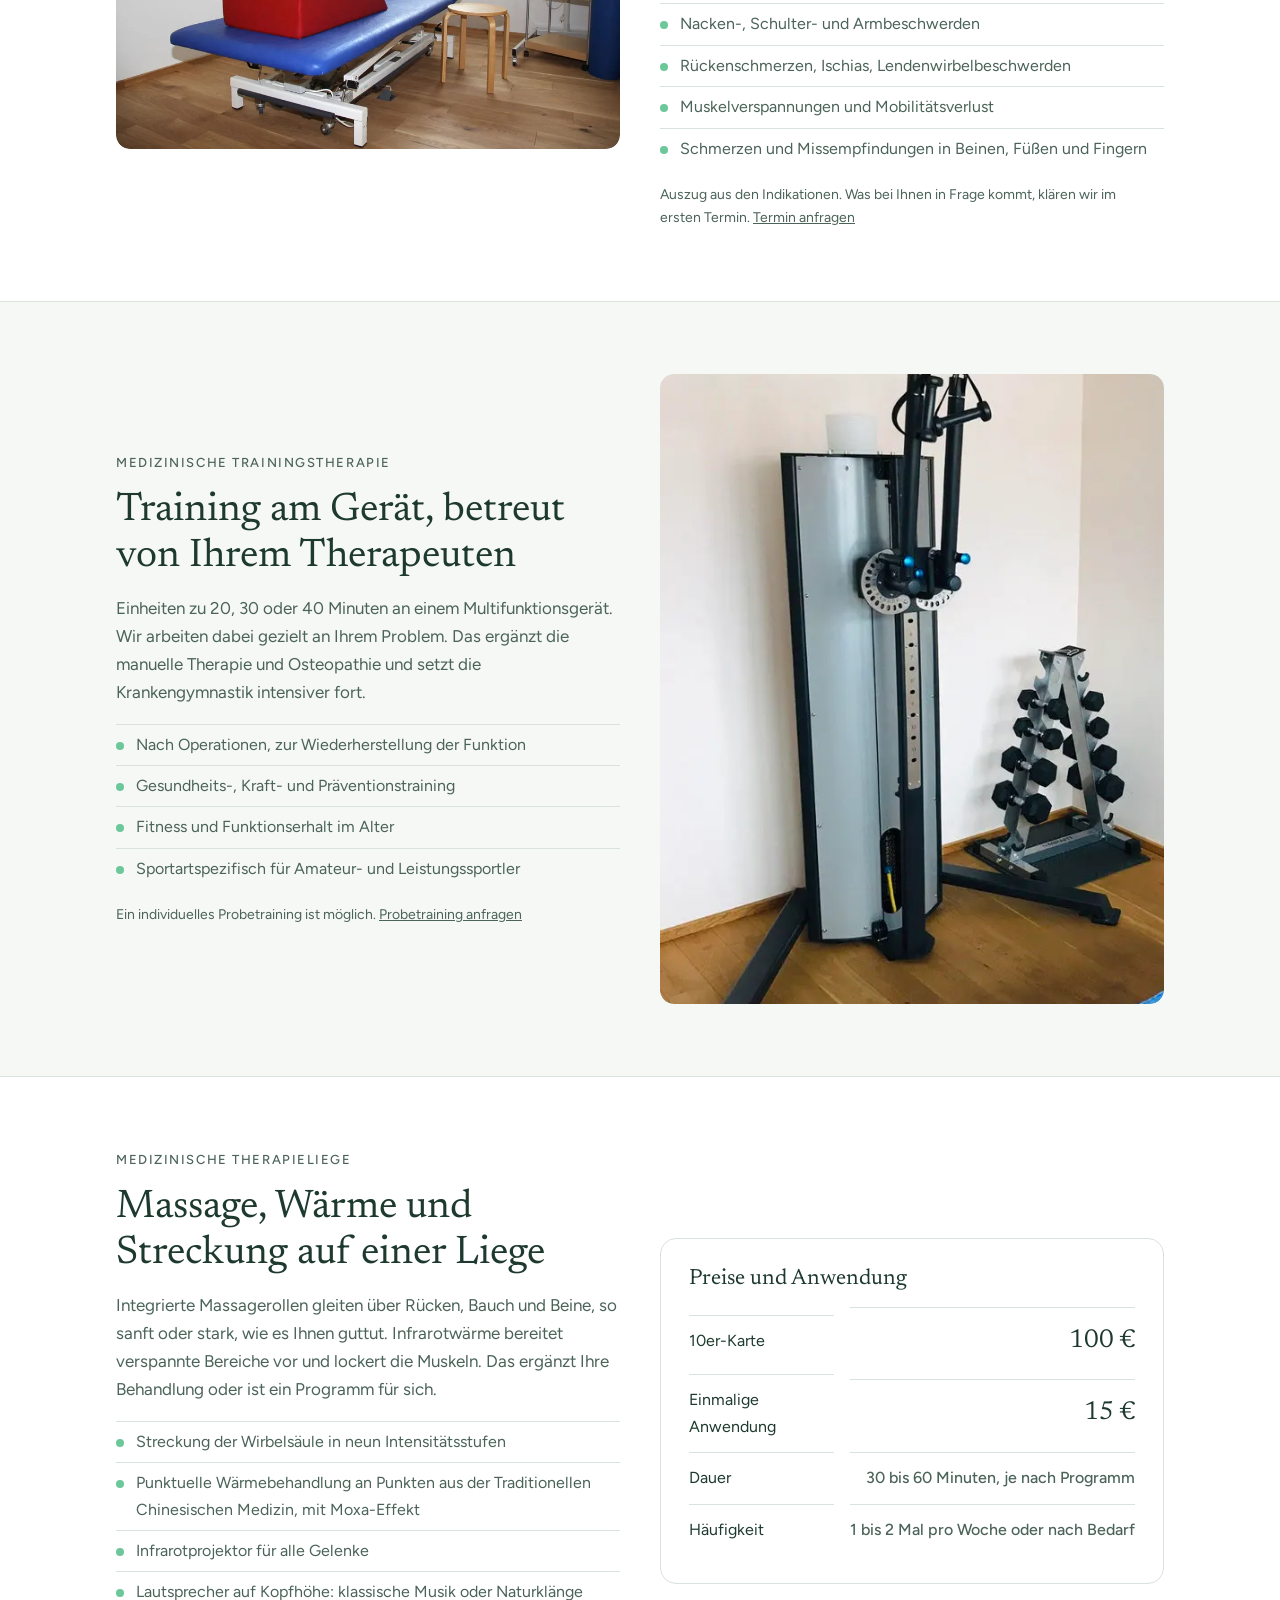
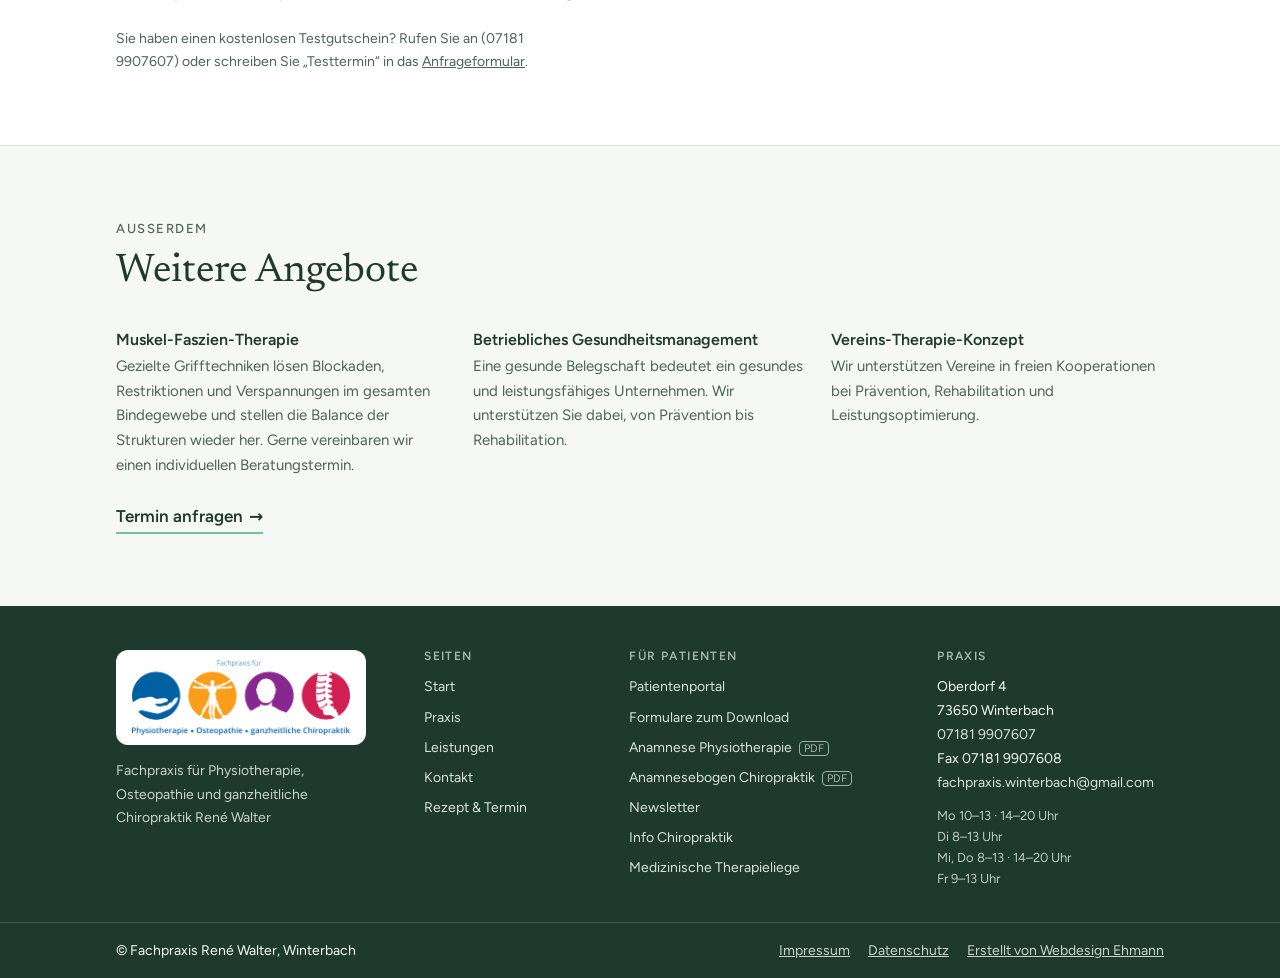
<file: leistungen.html>
<!doctype html>
<html lang="de">
<head>
<meta charset="UTF-8">
<meta name="viewport" content="width=device-width, initial-scale=1.0, viewport-fit=cover">
<title>Leistungen | Physiotherapie & Chiropraktik Winterbach | René Walter</title>
<meta name="description" content="Physiotherapie mit Dry Needling, Osteopathie, Chiropraktik, Stress Release und Trainingstherapie in Winterbach. Heilpraktik ohne Rezept. Jetzt Termin anfragen.">
<meta name="robots" content="noindex">
<link rel="icon" href="favicon.svg" type="image/svg+xml">
<link rel="preload" href="fonts/newsreader.woff2" as="font" type="font/woff2" crossorigin>
<link rel="stylesheet" href="css/fonts.css">
<link rel="stylesheet" href="css/style.css">
</head>
<body>
<div class="demo">Entwurf von Webdesign Ehmann · Bilder stammen von Ihrer bisherigen Website</div>

<header>
  <div class="wrap nav">
    <a class="brand" href="index.html" aria-label="Fachpraxis René Walter, zur Startseite">
      <span class="logo-icons" aria-hidden="true"><img src="img/icon-physio.png" width="26" height="26" alt=""><img src="img/icon-osteo.png" width="26" height="26" alt=""><img src="img/icon-vegetativ.png" width="26" height="26" alt=""><img src="img/icon-chiro.png" width="26" height="26" alt=""></span>
      <span>Fachpraxis René Walter</span>
    </a>
    <nav class="links" id="links" aria-label="Hauptnavigation">
      <a href="index.html">Start</a>
      <a href="praxis.html">Praxis</a>
      <a href="leistungen.html" aria-current="page">Leistungen</a>
      <a href="kontakt.html">Kontakt</a>
      <a href="anfrage.html" class="nav-cta">Rezept &amp; Termin</a>
    </nav>
    <button class="search-btn" id="searchBtn" type="button" aria-label="Suche öffnen" aria-haspopup="dialog">
      <svg width="22" height="22" viewBox="0 0 24 24" fill="none" stroke="currentColor" stroke-width="1.9" stroke-linecap="round" aria-hidden="true"><circle cx="11" cy="11" r="6.5"/><path d="M16 16l4.5 4.5"/></svg>
    </button>
    <button class="menu-btn" id="menuBtn" aria-label="Menü öffnen" aria-expanded="false" aria-controls="links">
      <svg width="26" height="26" viewBox="0 0 24 24" fill="none" stroke="currentColor" stroke-width="1.8" stroke-linecap="round" aria-hidden="true"><path d="M4 7h16M4 12h16M4 17h16"/></svg>
    </button>
  </div>
</header>
<div class="patbar"><div class="wrap">
  <span class="patbar-label">Für Patienten</span>
  <a class="pat-portal" href="https://www.therapie-winterbach.de/patienten-kommunikations-portal/" target="_blank" rel="noopener">Patientenportal</a>
  <a href="anfrage.html#formulare">Formulare</a>
  <a href="kontakt.html#newsletter">Newsletter</a>
  <a href="leistungen.html#chiropraktik">Info</a>
</div></div>
<!--cms:hinweis--><!--/cms:hinweis-->

<main id="top">
<div class="page-head"><div class="wrap">
    <p class="eyebrow">Leistungen</p>
    <h1>Unsere Therapien im Überblick</h1>
    <p>Alle Fachbereiche arbeiten bei uns zusammen. So finden wir für Ihre Beschwerden die passende Kombination.</p>
  </div></div>
  <section id="physiotherapie">
    <div class="wrap">
      <div class="detail">
        <div class="area-card" style="--c:var(--c-blue)"><img class="ico" src="img/icon-physio.png" width="44" height="44" alt="" loading="lazy"><h3>Physiotherapie</h3><p>Behandlung nach ärztlicher Verordnung, abgestimmt auf Ihre Beschwerden und Ziele.</p><p class="meta">Dazu gehört auch Dry Needling</p><ul><li>Feine Nadel ohne Medikament direkt in den Triggerpunkt</li><li>Löst Verspannungen und fördert die Durchblutung</li><li>Bei Schmerzsyndromen, im Sport und in der Reha</li></ul></div>
        <div class="area-card" style="--c:var(--c-orange)"><img class="ico" src="img/icon-osteo.png" width="44" height="44" alt="" loading="lazy"><h3>Heilpraktik und Osteopathie</h3><p>In 50 Minuten behandeln wir orthopädische Beschwerden mit mehreren Methoden zusammen: Chiropraktik, Osteopathie, Trainingstherapie, TCM und Faszientherapie.</p><ul><li>Besonders bei chronischen oder komplexen Beschwerden</li><li>Abrechnung nach Gebührenordnung für Heilpraktiker</li></ul><span class="tag">Ohne Rezept</span></div>
        <div class="area-card" style="--c:var(--c-violet)"><img class="ico" src="img/icon-vegetativ.png" width="44" height="44" alt="" loading="lazy"><h3>Stress Release</h3><p>Vegetative Behandlung, die Ihr Nervensystem wieder ins Gleichgewicht bringt.</p><ul><li>Bei Anspannung, Schlafproblemen und Konzentrationsschwierigkeiten</li><li>Bei Erschöpfung durch Stress</li><li>Abrechnung nach Gebührenordnung für Heilpraktiker</li></ul><span class="tag">Ohne Rezept</span></div>
        <div class="area-card" style="--c:var(--c-magenta)"><img class="ico" src="img/icon-chiro.png" width="44" height="44" alt="" loading="lazy"><h3>Ganzheitliche Chiropraktik</h3><p>Störungen an der Wirbelsäule können das Nervensystem beeinträchtigen. Wir lösen sie, damit Ihr Körper sich wieder selbst regulieren kann.</p><ul><li>Kopf- und Nackenbeschwerden, Schulter und Arm</li><li>Rückenschmerzen, Beschwerden an Beinen und Füßen</li></ul></div>
      </div>
    </div>
  </section>

  <section class="alt" id="chiropraktik">
    <div class="wrap split">
      <figure class="photo"><img src="img/raum.webp" width="1000" height="667" alt="Behandlungsraum mit blauer Liege, Holzfenster und Hocker" loading="lazy" decoding="async"></figure>
      <div>
        <p class="eyebrow">Ganzheitliche Chiropraktik</p>
        <h2>Wann Chiropraktik helfen kann</h2>
        <p>Unser Ausgangspunkt: Der Körper reguliert und heilt sich selbst, und das Nervensystem steuert dabei alle anderen Organe und Gewebe. Blockaden an der Wirbelsäule können diese Selbstregulation hemmen. Wir lösen sie.</p>
        <ul class="checks">
          <li>Kopfschmerz, Migräne, Schwindel</li>
          <li>Nacken-, Schulter- und Armbeschwerden</li>
          <li>Rückenschmerzen, Ischias, Lendenwirbelbeschwerden</li>
          <li>Muskelverspannungen und Mobilitätsverlust</li>
          <li>Schmerzen und Missempfindungen in Beinen, Füßen und Fingern</li>
        </ul>
        <p class="note">Auszug aus den Indikationen. Was bei Ihnen in Frage kommt, klären wir im ersten Termin. <a href="anfrage.html">Termin anfragen</a></p>
      </div>
    </div>
  </section>

  <section id="training">
    <div class="wrap split rev">
      <figure class="photo"><img src="img/mtt.webp" width="562" height="1000" alt="Multifunktionsgerät für betreutes Training in der Praxis" loading="lazy" decoding="async" style="aspect-ratio:4/5;object-position:50% 35%"></figure>
      <div>
        <p class="eyebrow">Medizinische Trainingstherapie</p>
        <h2>Training am Gerät, betreut von Ihrem Therapeuten</h2>
        <p>Einheiten zu 20, 30 oder 40 Minuten an einem Multifunktionsgerät. Wir arbeiten dabei gezielt an Ihrem Problem. Das ergänzt die manuelle Therapie und Osteopathie und setzt die Krankengymnastik intensiver fort.</p>
        <ul class="checks">
          <li>Nach Operationen, zur Wiederherstellung der Funktion</li>
          <li>Gesundheits-, Kraft- und Präventionstraining</li>
          <li>Fitness und Funktionserhalt im Alter</li>
          <li>Sportartspezifisch für Amateur- und Leistungssportler</li>
        </ul>
        <p class="note">Ein individuelles Probetraining ist möglich. <a href="anfrage.html">Probetraining anfragen</a></p>
      </div>
    </div>
  </section>

  <section class="alt" id="therapieliege">
    <div class="wrap split">
      <div>
        <p class="eyebrow">Medizinische Therapieliege</p>
        <h2>Massage, Wärme und Streckung auf einer Liege</h2>
        <p>Integrierte Massagerollen gleiten über Rücken, Bauch und Beine, so sanft oder stark, wie es Ihnen guttut. Infrarotwärme bereitet verspannte Bereiche vor und lockert die Muskeln. Das ergänzt Ihre Behandlung oder ist ein Programm für sich.</p>
        <ul class="checks">
          <li>Streckung der Wirbelsäule in neun Intensitätsstufen</li>
          <li>Punktuelle Wärmebehandlung an Punkten aus der Traditionellen Chinesischen Medizin, mit Moxa-Effekt</li>
          <li>Infrarotprojektor für alle Gelenke</li>
          <li>Lautsprecher auf Kopfhöhe: klassische Musik oder Naturklänge</li>
        </ul>
        <p class="note">Sie haben einen kostenlosen Testgutschein? Rufen Sie an (07181 9907607) oder schreiben Sie „Testtermin“ in das <a href="anfrage.html">Anfrageformular</a>.</p>
      </div>
      <div class="card price">
        <h3>Preise und Anwendung</h3>
        <dl class="kv price-list"><!--cms:preise-->
          <dt>10er-Karte</dt><dd><strong>100 €</strong></dd>
          <dt>Einmalige Anwendung</dt><dd><strong>15 €</strong></dd>
          <dt>Dauer</dt><dd>30 bis 60 Minuten, je nach Programm</dd>
          <dt>Häufigkeit</dt><dd>1 bis 2 Mal pro Woche oder nach Bedarf</dd>
        <!--/cms:preise--></dl>
      </div>
    </div>
  </section>

  <section id="weitere">
    <div class="wrap">
      <div class="sec-head"><p class="eyebrow">Außerdem</p><h2>Weitere Angebote</h2></div>
      <div class="more" style="margin-top:0;border-top:0;padding-top:0;grid-template-columns:repeat(3,minmax(0,1fr))">
        <div><h3>Muskel-Faszien-Therapie</h3><p>Gezielte Grifftechniken lösen Blockaden, Restriktionen und Verspannungen im gesamten Bindegewebe und stellen die Balance der Strukturen wieder her. Gerne vereinbaren wir einen individuellen Beratungstermin.</p></div>
        <div><h3>Betriebliches Gesundheitsmanagement</h3><p>Eine gesunde Belegschaft bedeutet ein gesundes und leistungsfähiges Unternehmen. Wir unterstützen Sie dabei, von Prävention bis Rehabilitation.</p></div>
        <div><h3>Vereins-Therapie-Konzept</h3><p>Wir unterstützen Vereine in freien Kooperationen bei Prävention, Rehabilitation und Leistungsoptimierung.</p></div>
      </div>
      <a class="more-link" href="anfrage.html">Termin anfragen <span aria-hidden="true">→</span></a>
    </div>
  </section>
</main>

<footer>
  <div class="wrap foot-grid">
    <div class="foot-brand">
      <img class="foot-logo" src="img/logo.png" width="900" height="313" alt="Logo: Fachpraxis für Physiotherapie, Osteopathie und ganzheitliche Chiropraktik" loading="lazy">
      <p>Fachpraxis für Physiotherapie, Osteopathie und ganzheitliche Chiropraktik René Walter</p>
    </div>
    <nav aria-label="Seiten">
      <h2>Seiten</h2>
      <ul>
        <li><a href="index.html">Start</a></li>
        <li><a href="praxis.html">Praxis</a></li>
        <li><a href="leistungen.html">Leistungen</a></li>
        <li><a href="kontakt.html">Kontakt</a></li>
        <li><a href="anfrage.html">Rezept &amp; Termin</a></li>
      </ul>
    </nav>
    <nav aria-label="Für Patienten">
      <h2>Für Patienten</h2>
      <ul>
        <li><a href="https://www.therapie-winterbach.de/patienten-kommunikations-portal/" target="_blank" rel="noopener">Patientenportal</a></li>
        <li><a href="anfrage.html#formulare">Formulare zum Download</a></li><!--cms:foot-forms-->
        <li><a href="downloads/anamnese-physiotherapie.pdf" target="_blank" rel="noopener">Anamnese Physiotherapie <small>PDF</small></a></li>
        <li><a href="downloads/anamnesebogen-chiropraktik.pdf" target="_blank" rel="noopener">Anamnesebogen Chiropraktik <small>PDF</small></a></li><!--/cms:foot-forms-->
        <li><a href="kontakt.html#newsletter">Newsletter</a></li>
        <li><a href="leistungen.html#chiropraktik">Info Chiropraktik</a></li>
        <li><a href="leistungen.html#therapieliege">Medizinische Therapieliege</a></li>
      </ul>
    </nav>
    <div>
      <h2>Praxis</h2>
      <address>
        Oberdorf 4<br>73650 Winterbach<br>
        <a href="tel:+4971819907607">07181 9907607</a><br>
        Fax 07181 9907608<br>
        <a href="mailto:fachpraxis.winterbach@gmail.com">fachpraxis.winterbach<wbr>@gmail.com</a>
      </address>
      <p class="foot-hours"><!--cms:foot-hours-->Mo 10–13 · 14–20 Uhr<br>Di 8–13 Uhr<br>Mi, Do 8–13 · 14–20 Uhr<br>Fr 9–13 Uhr<!--/cms:foot-hours--></p>
    </div>
  </div>
  <div class="foot-bottom"><div class="wrap">
    <span>© Fachpraxis René Walter, Winterbach</span>
    <nav aria-label="Rechtliches"><a href="impressum.html">Impressum</a><a href="datenschutz.html">Datenschutz</a><a href="https://www.webdesign-ehmann.de" target="_blank" rel="noopener">Erstellt von Webdesign Ehmann</a></nav>
  </div></div>
</footer>

<div class="search" id="search" role="dialog" aria-modal="true" aria-label="Suche auf dieser Website" hidden>
  <div class="search-panel">
    <div class="search-top">
      <svg width="22" height="22" viewBox="0 0 24 24" fill="none" stroke="currentColor" stroke-width="1.9" stroke-linecap="round" aria-hidden="true"><circle cx="11" cy="11" r="6.5"/><path d="M16 16l4.5 4.5"/></svg>
      <input id="searchInput" type="search" placeholder="Suchen, z. B. Rezept, Dry Needling, Öffnungszeiten" autocomplete="off" enterkeyhint="search" aria-label="Suchbegriff">
      <button type="button" class="search-close" id="searchClose" aria-label="Suche schließen">Schließen</button>
    </div>
    <ul class="search-results" id="searchResults" aria-live="polite"></ul>
    <p class="search-hint" id="searchHint">Tippen Sie einen Begriff. Gesucht wird in allen Seiten der Praxis.</p>
  </div>
</div>

<nav class="dock" aria-label="Schnellzugriff">
  <a href="tel:+4971819907607"><b>Anrufen</b><small>07181 9907607</small></a>
  <a href="anfrage.html"><b>Rezept senden</b><small>online</small></a>
  <a href="https://www.therapie-winterbach.de/patienten-kommunikations-portal/" target="_blank" rel="noopener"><b>Portal</b><small>für Patienten</small></a>
</nav>

<script src="js/main.js" defer></script>
</body>
</html>
</file>
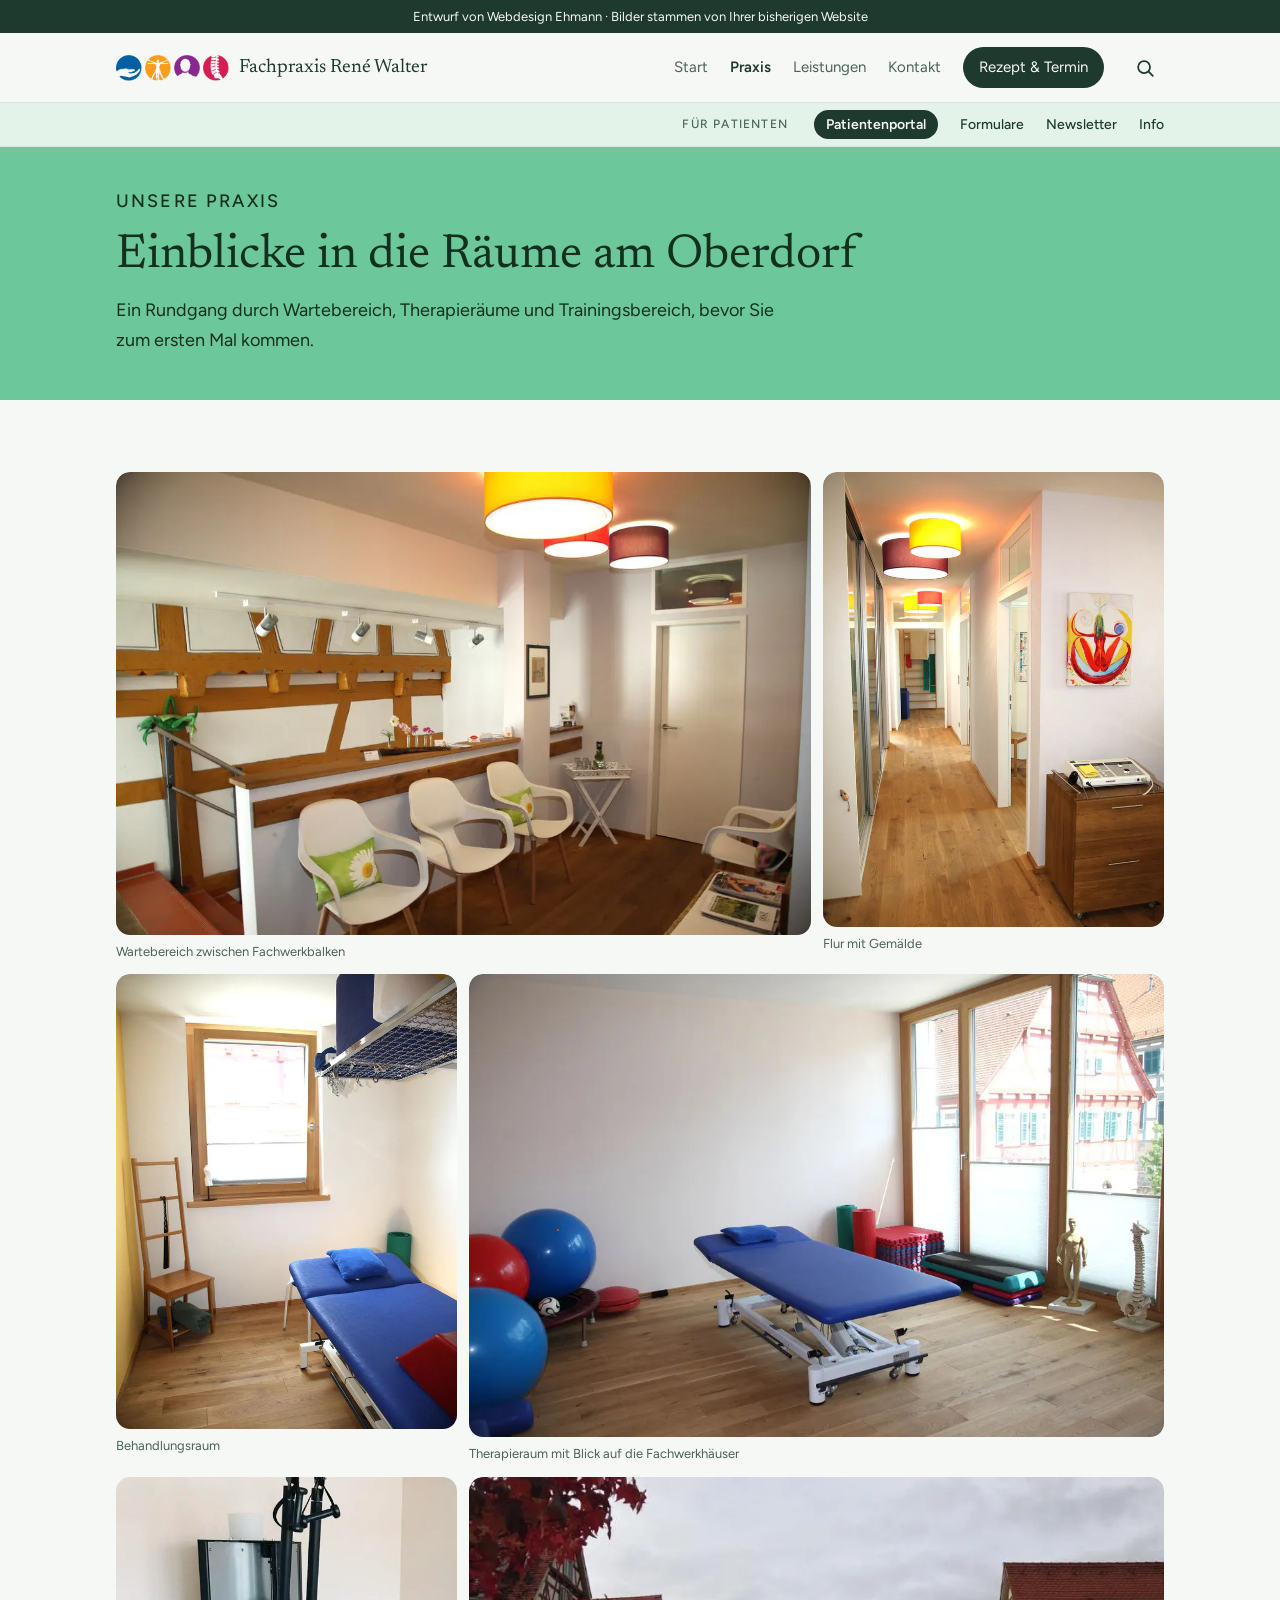
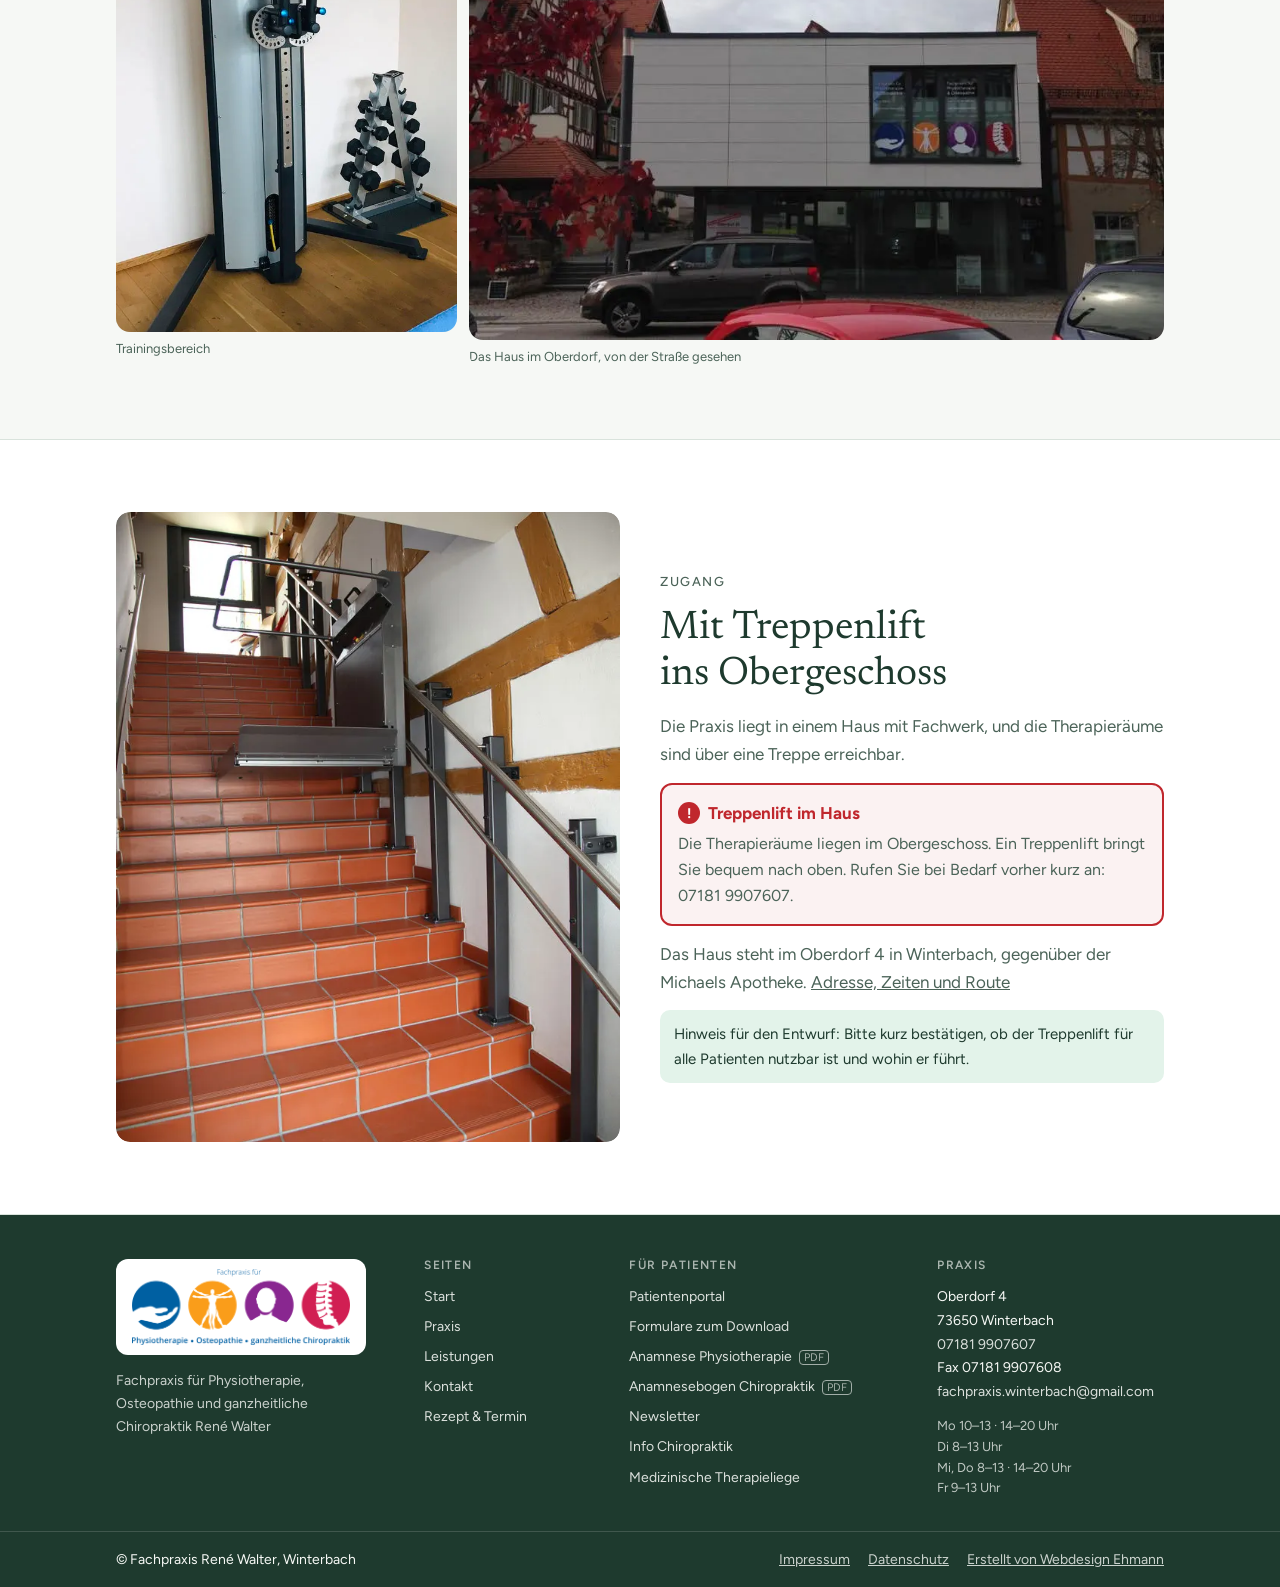
<file: praxis.html>
<!doctype html>
<html lang="de">
<head>
<meta charset="UTF-8">
<meta name="viewport" content="width=device-width, initial-scale=1.0, viewport-fit=cover">
<title>Die Praxis | Physiotherapie Winterbach Oberdorf | René Walter</title>
<meta name="description" content="Einblicke in die Fachpraxis in Winterbach: Eichenboden, Fachwerk, helle Therapieräume, Trainingsbereich und Treppenlift. So finden Sie uns im Oberdorf 4.">
<meta name="robots" content="noindex">
<link rel="icon" href="favicon.svg" type="image/svg+xml">
<link rel="preload" href="fonts/newsreader.woff2" as="font" type="font/woff2" crossorigin>
<link rel="stylesheet" href="css/fonts.css">
<link rel="stylesheet" href="css/style.css">
</head>
<body>
<div class="demo">Entwurf von Webdesign Ehmann · Bilder stammen von Ihrer bisherigen Website</div>

<header>
  <div class="wrap nav">
    <a class="brand" href="index.html" aria-label="Fachpraxis René Walter, zur Startseite">
      <span class="logo-icons" aria-hidden="true"><img src="img/icon-physio.png" width="26" height="26" alt=""><img src="img/icon-osteo.png" width="26" height="26" alt=""><img src="img/icon-vegetativ.png" width="26" height="26" alt=""><img src="img/icon-chiro.png" width="26" height="26" alt=""></span>
      <span>Fachpraxis René Walter</span>
    </a>
    <nav class="links" id="links" aria-label="Hauptnavigation">
      <a href="index.html">Start</a>
      <a href="praxis.html" aria-current="page">Praxis</a>
      <a href="leistungen.html">Leistungen</a>
      <a href="kontakt.html">Kontakt</a>
      <a href="anfrage.html" class="nav-cta">Rezept &amp; Termin</a>
    </nav>
    <button class="search-btn" id="searchBtn" type="button" aria-label="Suche öffnen" aria-haspopup="dialog">
      <svg width="22" height="22" viewBox="0 0 24 24" fill="none" stroke="currentColor" stroke-width="1.9" stroke-linecap="round" aria-hidden="true"><circle cx="11" cy="11" r="6.5"/><path d="M16 16l4.5 4.5"/></svg>
    </button>
    <button class="menu-btn" id="menuBtn" aria-label="Menü öffnen" aria-expanded="false" aria-controls="links">
      <svg width="26" height="26" viewBox="0 0 24 24" fill="none" stroke="currentColor" stroke-width="1.8" stroke-linecap="round" aria-hidden="true"><path d="M4 7h16M4 12h16M4 17h16"/></svg>
    </button>
  </div>
</header>
<div class="patbar"><div class="wrap">
  <span class="patbar-label">Für Patienten</span>
  <a class="pat-portal" href="https://www.therapie-winterbach.de/patienten-kommunikations-portal/" target="_blank" rel="noopener">Patientenportal</a>
  <a href="anfrage.html#formulare">Formulare</a>
  <a href="kontakt.html#newsletter">Newsletter</a>
  <a href="leistungen.html#chiropraktik">Info</a>
</div></div>
<!--cms:hinweis--><!--/cms:hinweis-->

<main id="top">
<div class="page-head"><div class="wrap">
    <p class="eyebrow">Unsere Praxis</p>
    <h1>Einblicke in die Räume am Oberdorf</h1>
    <p>Ein Rundgang durch Wartebereich, Therapieräume und Trainingsbereich, bevor Sie zum ersten Mal kommen.</p>
  </div></div>
  <section>
    <div class="wrap">
      <div class="gallery big">
        <figure class="photo wide"><img src="img/warten.webp" width="1000" height="667" alt="Wartebereich mit weißen Stühlen vor freigelegtem Fachwerk" loading="lazy" decoding="async"><figcaption>Wartebereich zwischen Fachwerkbalken</figcaption></figure>
        <figure class="photo"><img src="img/flur2.webp" width="667" height="1000" alt="Flur mit Eichenboden, bunten Deckenlampen und einem Gemälde" loading="lazy" decoding="async"><figcaption>Flur mit Gemälde</figcaption></figure>
        <figure class="photo"><img src="img/raum2.webp" width="667" height="1000" alt="Kleiner Behandlungsraum mit Liege und Holzfenster" loading="lazy" decoding="async"><figcaption>Behandlungsraum</figcaption></figure>
        <figure class="photo wide"><img src="img/therapie.webp" width="1000" height="667" alt="Heller Therapieraum mit Liege, Gymnastikbällen und großen Fenstern zur Fachwerkhäuserzeile" loading="lazy" decoding="async"><figcaption>Therapieraum mit Blick auf die Fachwerkhäuser</figcaption></figure>
        <figure class="photo"><img src="img/mtt.webp" width="562" height="1000" alt="Multifunktionsgerät und Kurzhanteln im Trainingsbereich" loading="lazy" decoding="async" style="object-position:50% 35%"><figcaption>Trainingsbereich</figcaption></figure>
        <figure class="photo wide"><img src="img/aussen.webp" width="960" height="540" alt="Außenansicht des Hauses im Oberdorf mit den Fachbereich-Symbolen im Fenster" loading="lazy" decoding="async"><figcaption>Das Haus im Oberdorf, von der Straße gesehen</figcaption></figure>
      </div>
    </div>
  </section>

  <section class="alt" id="mit-treppenlift-ins-obergeschoss">
    <div class="wrap split">
      <figure class="photo"><img src="img/treppe.webp" width="667" height="1000" alt="Treppe mit Treppenlift und Fachwerkwand" loading="lazy" decoding="async" style="aspect-ratio:4/5"></figure>
      <div>
        <p class="eyebrow">Zugang</p>
        <h2>Mit Treppenlift ins Obergeschoss</h2>
        <p>Die Praxis liegt in einem Haus mit Fachwerk, und die Therapieräume sind über eine Treppe erreichbar.</p>
        <div class="notice" role="note"><b>Treppenlift im Haus</b><span>Die Therapieräume liegen im Obergeschoss. Ein Treppenlift bringt Sie bequem nach oben. Rufen Sie bei Bedarf vorher kurz an: 07181 9907607.</span></div>
        <p>Das Haus steht im Oberdorf 4 in Winterbach, gegenüber der Michaels Apotheke. <a href="kontakt.html">Adresse, Zeiten und Route</a></p>
        <p class="todo">Hinweis für den Entwurf: Bitte kurz bestätigen, ob der Treppenlift für alle Patienten nutzbar ist und wohin er führt.</p>
      </div>
    </div>
  </section>
</main>

<footer>
  <div class="wrap foot-grid">
    <div class="foot-brand">
      <img class="foot-logo" src="img/logo.png" width="900" height="313" alt="Logo: Fachpraxis für Physiotherapie, Osteopathie und ganzheitliche Chiropraktik" loading="lazy">
      <p>Fachpraxis für Physiotherapie, Osteopathie und ganzheitliche Chiropraktik René Walter</p>
    </div>
    <nav aria-label="Seiten">
      <h2>Seiten</h2>
      <ul>
        <li><a href="index.html">Start</a></li>
        <li><a href="praxis.html">Praxis</a></li>
        <li><a href="leistungen.html">Leistungen</a></li>
        <li><a href="kontakt.html">Kontakt</a></li>
        <li><a href="anfrage.html">Rezept &amp; Termin</a></li>
      </ul>
    </nav>
    <nav aria-label="Für Patienten">
      <h2>Für Patienten</h2>
      <ul>
        <li><a href="https://www.therapie-winterbach.de/patienten-kommunikations-portal/" target="_blank" rel="noopener">Patientenportal</a></li>
        <li><a href="anfrage.html#formulare">Formulare zum Download</a></li><!--cms:foot-forms-->
        <li><a href="downloads/anamnese-physiotherapie.pdf" target="_blank" rel="noopener">Anamnese Physiotherapie <small>PDF</small></a></li>
        <li><a href="downloads/anamnesebogen-chiropraktik.pdf" target="_blank" rel="noopener">Anamnesebogen Chiropraktik <small>PDF</small></a></li><!--/cms:foot-forms-->
        <li><a href="kontakt.html#newsletter">Newsletter</a></li>
        <li><a href="leistungen.html#chiropraktik">Info Chiropraktik</a></li>
        <li><a href="leistungen.html#therapieliege">Medizinische Therapieliege</a></li>
      </ul>
    </nav>
    <div>
      <h2>Praxis</h2>
      <address>
        Oberdorf 4<br>73650 Winterbach<br>
        <a href="tel:+4971819907607">07181 9907607</a><br>
        Fax 07181 9907608<br>
        <a href="mailto:fachpraxis.winterbach@gmail.com">fachpraxis.winterbach<wbr>@gmail.com</a>
      </address>
      <p class="foot-hours"><!--cms:foot-hours-->Mo 10–13 · 14–20 Uhr<br>Di 8–13 Uhr<br>Mi, Do 8–13 · 14–20 Uhr<br>Fr 9–13 Uhr<!--/cms:foot-hours--></p>
    </div>
  </div>
  <div class="foot-bottom"><div class="wrap">
    <span>© Fachpraxis René Walter, Winterbach</span>
    <nav aria-label="Rechtliches"><a href="impressum.html">Impressum</a><a href="datenschutz.html">Datenschutz</a><a href="https://www.webdesign-ehmann.de" target="_blank" rel="noopener">Erstellt von Webdesign Ehmann</a></nav>
  </div></div>
</footer>

<div class="search" id="search" role="dialog" aria-modal="true" aria-label="Suche auf dieser Website" hidden>
  <div class="search-panel">
    <div class="search-top">
      <svg width="22" height="22" viewBox="0 0 24 24" fill="none" stroke="currentColor" stroke-width="1.9" stroke-linecap="round" aria-hidden="true"><circle cx="11" cy="11" r="6.5"/><path d="M16 16l4.5 4.5"/></svg>
      <input id="searchInput" type="search" placeholder="Suchen, z. B. Rezept, Dry Needling, Öffnungszeiten" autocomplete="off" enterkeyhint="search" aria-label="Suchbegriff">
      <button type="button" class="search-close" id="searchClose" aria-label="Suche schließen">Schließen</button>
    </div>
    <ul class="search-results" id="searchResults" aria-live="polite"></ul>
    <p class="search-hint" id="searchHint">Tippen Sie einen Begriff. Gesucht wird in allen Seiten der Praxis.</p>
  </div>
</div>

<nav class="dock" aria-label="Schnellzugriff">
  <a href="tel:+4971819907607"><b>Anrufen</b><small>07181 9907607</small></a>
  <a href="anfrage.html"><b>Rezept senden</b><small>online</small></a>
  <a href="https://www.therapie-winterbach.de/patienten-kommunikations-portal/" target="_blank" rel="noopener"><b>Portal</b><small>für Patienten</small></a>
</nav>

<script src="js/main.js" defer></script>
</body>
</html>
</file>
<file: css/fonts.css>
@font-face{font-family:"Newsreader";font-style:normal;font-weight:200 800;font-display:swap;src:url(../fonts/newsreader.woff2) format("woff2")}
@font-face{font-family:"Figtree";font-style:normal;font-weight:300 900;font-display:swap;src:url(../fonts/figtree.woff2) format("woff2")}
</file>
<file: css/style.css>
html{color-scheme:light}body{margin:0}img{max-width:100%;display:block}[hidden]{display:none!important}
:root{padding-top:env(safe-area-inset-top,0px);padding-bottom:env(safe-area-inset-bottom,0px)}
/* Farben: Mint als Grundton der Praxis. Blau/Orange/Violett/Magenta stammen aus dem Logo und
   markieren nur die vier Fachbereiche (und spiegeln die Lampenschirme im Flur der Praxis). */
:root{
  --alert:#C0272D;
  --bg:#F6F8F5; --surface:#FFFFFF; --mint:#6CC79A; --mint-soft:#E3F3EA;
  --ink:#1E3A2E; --ink-2:#4B6358; --line:#D9E3DC; --on-mint:#13301F;
  --c-blue:#2E6FB7; --c-orange:#E8962A; --c-violet:#7B3F98; --c-magenta:#B8336A;
  --f-display:"Newsreader",Georgia,"Times New Roman",serif;
  --f-body:"Figtree",system-ui,-apple-system,"Segoe UI",sans-serif;
  --gutter-l:max(16px,env(safe-area-inset-left,0px)); --gutter-r:max(16px,env(safe-area-inset-right,0px));
}
@media (prefers-color-scheme:dark){:root:not([data-theme="light"]){
  --bg:#111814; --surface:#18221C; --mint:#6CC79A; --mint-soft:#1F3328;
  --ink:#E4EEE8; --ink-2:#A6BAAE; --line:#2A3A31; --on-mint:#0E2418;
  --c-blue:#6FA3DC; --c-orange:#F0AE55; --c-violet:#B48BCB; --c-magenta:#DE7AA3; color-scheme:dark}}
:root[data-theme="dark"]{
  --bg:#111814; --surface:#18221C; --mint:#6CC79A; --mint-soft:#1F3328;
  --ink:#E4EEE8; --ink-2:#A6BAAE; --line:#2A3A31; --on-mint:#0E2418;
  --c-blue:#6FA3DC; --c-orange:#F0AE55; --c-violet:#B48BCB; --c-magenta:#DE7AA3; color-scheme:dark}
*{box-sizing:border-box}
html{scroll-behavior:smooth;scroll-padding-top:104px}
@media (prefers-reduced-motion:reduce){html{scroll-behavior:auto}}
body{background:var(--bg);color:var(--ink);font-family:var(--f-body);font-size:17px;line-height:1.65}
body::before{content:"";position:fixed;inset:0 0 auto;height:env(safe-area-inset-top,0px);z-index:10;background:var(--bg)}
.wrap{max-width:1080px;margin:0 auto;padding-left:var(--gutter-l);padding-right:var(--gutter-r)}
h1,h2,h3{font-family:var(--f-display);font-weight:400;line-height:1.15;text-wrap:balance;margin:0}
h2{font-size:clamp(28px,4.5vw,40px)}
h3{font-size:22px}
p{margin:0}
a{color:inherit}
:focus-visible{outline:2px solid var(--mint);outline-offset:3px;border-radius:4px}
.eyebrow{font-size:13px;letter-spacing:.12em;text-transform:uppercase;color:var(--ink-2);font-weight:500}
.btn{display:inline-flex;align-items:center;gap:8px;padding:12px 20px;border-radius:999px;font-weight:600;font-size:15px;text-decoration:none;border:1.5px solid transparent;cursor:pointer;font-family:inherit}
.btn-dark{background:var(--on-mint);color:#F6F8F5}
.btn-line{border-color:currentColor;background:transparent;color:inherit}



.demo{background:var(--ink);color:var(--bg);font-size:13px;text-align:center;padding-block:6px}

/* Header */
header{position:sticky;top:env(safe-area-inset-top,0px);z-index:5;background:var(--bg);border-bottom:1px solid var(--line)}
.nav{display:flex;align-items:center;justify-content:space-between;gap:16px;padding-block:14px}
.brand{display:flex;align-items:center;gap:10px;text-decoration:none;min-width:0}
.brand span{font-family:var(--f-display);font-size:19px;white-space:nowrap}
.links{display:flex;gap:24px;font-size:15px;align-items:center}
.links a{text-decoration:none;color:var(--ink-2)}
.links a:hover{color:var(--ink)}
.links a[aria-current="page"]:not(.nav-cta){color:var(--ink);font-weight:600}
.nav-cta{background:var(--ink);color:var(--bg)!important;padding:8px 16px;border-radius:999px}
.menu-btn{display:none;background:none;border:0;color:var(--ink);padding:6px;cursor:pointer}
@media (max-width:900px){
  .brand span{font-size:17px}
  .links{display:none;position:absolute;top:100%;left:0;right:0;flex-direction:column;align-items:stretch;gap:0;background:var(--bg);border-bottom:1px solid var(--line);padding-left:var(--gutter-l);padding-right:var(--gutter-r)}
  .links.open{display:flex}
  .links a{padding-block:14px;border-top:1px solid var(--line);font-size:17px}
  .nav-cta{background:none;color:var(--ink)!important;padding:14px 0;border-radius:0;font-weight:600}
  .menu-btn{display:block}
}
@media (max-width:420px){.brand span{white-space:normal;line-height:1.2}}

/* Hero */
.hero{background:var(--mint);color:var(--on-mint)}
.hero .wrap{display:grid;grid-template-columns:1.2fr 1fr;gap:40px;align-items:center;padding-block:28px 30px}
.hero h1{font-size:clamp(32px,min(4.8vw,7.4svh),54px);margin-top:10px}
.hero .lead{font-size:18px;margin-top:14px;max-width:36ch}
.hero .eyebrow{color:var(--on-mint)}
.hero-actions{display:flex;flex-wrap:wrap;gap:12px;margin-top:22px}
.hero figure{margin:0}
.hero figure img{width:100%;height:clamp(220px,calc(100svh - 305px),500px);object-fit:cover;object-position:50% 45%;border-radius:14px}
.hero figcaption{font-size:13px;margin-top:6px;opacity:.85}
@media (max-width:820px){.hero .wrap{grid-template-columns:1fr;gap:18px;padding-block:22px 24px}.hero h1{font-size:clamp(28px,8vw,38px)}.hero .lead{font-size:16px}.hero-actions{margin-top:16px}.hero figure img{height:clamp(110px,18svh,200px);object-position:50% 55%}.hero figcaption{display:none}}

/* Fotos */
.photo{margin:0}
.photo img{width:100%;height:auto;object-fit:cover;border-radius:14px;background:var(--mint-soft)}
.photo figcaption{font-size:13px;color:var(--ink-2);margin-top:6px}

/* Status-Leiste: zeigt gross, ob die Praxis gerade offen ist */
.strip{background:var(--surface);border-bottom:1px solid var(--line)}
.strip .wrap{display:flex;flex-wrap:wrap;align-items:center;justify-content:center;gap:12px 28px;padding-block:14px}
.status{display:inline-flex;align-items:center;gap:12px;margin:0;padding:10px 20px 10px 16px;border-radius:999px;font-size:17px;line-height:1.25;background:var(--ink);color:var(--bg)}
.status i{width:14px;height:14px;border-radius:50%;background:var(--c-orange);flex-shrink:0;display:block}
.status b{font-weight:700;font-size:18px}
.status small{font-size:14px;opacity:.9}
.status small:not(:empty)::before{content:"·";margin-right:10px}
.status[data-state="open"]{background:var(--mint);color:var(--on-mint)}
.status[data-state="open"] i{background:#1C8A52;animation:pulse 2s ease-out infinite}
@keyframes pulse{0%{box-shadow:0 0 0 0 rgba(28,138,82,.55)}70%{box-shadow:0 0 0 10px rgba(28,138,82,0)}100%{box-shadow:0 0 0 0 rgba(28,138,82,0)}}
@media (prefers-reduced-motion:reduce){.status i{animation:none!important}}
.facts{list-style:none;margin:0;padding:0;display:flex;flex-wrap:wrap;justify-content:center;gap:6px 24px;font-size:15px;color:var(--ink-2)}
.facts li::before{content:"";display:inline-block;width:5px;height:5px;border-radius:50%;background:var(--mint);margin-right:8px;vertical-align:middle}
.facts a{text-decoration-color:var(--mint);text-underline-offset:3px}
@media (max-width:600px){.strip .wrap{padding-block:12px;gap:8px}.status{padding:8px 16px 8px 12px;flex-wrap:wrap;row-gap:0}.status small:not(:empty)::before{content:none}.status small{flex-basis:100%;padding-left:26px;margin-top:-2px}.facts{gap:2px 16px;font-size:14px}}

section{padding-block:72px}
@media (max-width:600px){section{padding-block:52px}}
.alt{background:var(--surface);border-block:1px solid var(--line)}
.sec-head{display:flex;flex-direction:column;gap:10px;margin-bottom:36px;max-width:640px}

/* Fachbereiche */
.cards{display:grid;grid-template-columns:repeat(4,minmax(0,1fr));gap:16px}
@media (max-width:900px){.cards{grid-template-columns:repeat(2,minmax(0,1fr))}}
@media (max-width:520px){.cards{grid-template-columns:1fr}}
.area-card{background:var(--surface);border:1px solid var(--line);border-top:4px solid var(--c);border-radius:0 0 14px 14px;padding:20px;display:flex;flex-direction:column;gap:8px}
.area-card h3{font-size:22px}
.area-card p{color:var(--ink-2);font-size:16px}
.area-card ul{margin:4px 0 0;padding-left:18px;color:var(--ink-2);font-size:15px}
.area-card li{margin-top:2px}
.area-card .meta{font-size:14px;color:var(--ink);font-weight:500}
.tag{align-self:flex-start;margin-top:auto;font-size:13px;font-weight:600;color:var(--on-mint);background:var(--mint-soft);padding:3px 10px;border-radius:999px}
:root[data-theme="dark"] .tag{color:var(--ink)}
@media (prefers-color-scheme:dark){:root:not([data-theme="light"]) .tag{color:var(--ink)}}
.more-link{margin-top:24px;display:inline-flex;gap:6px;align-items:center;font-weight:600;text-decoration:none;color:var(--ink);border-bottom:2px solid var(--mint);padding-bottom:2px}
.detail{display:grid;grid-template-columns:repeat(2,minmax(0,1fr));gap:20px}
@media (max-width:820px){.detail{grid-template-columns:1fr}}
.more{display:grid;grid-template-columns:repeat(4,minmax(0,1fr));gap:12px 24px;margin-top:28px;padding-top:24px;border-top:1px solid var(--line)}
.more h3{font-family:var(--f-body);font-size:16px;font-weight:600}
.more p{color:var(--ink-2);font-size:15px;margin-top:4px}
@media (max-width:900px){.more{grid-template-columns:repeat(2,minmax(0,1fr))}}
@media (max-width:520px){.more{grid-template-columns:1fr}}

/* Praxis */
.praxis{display:grid;grid-template-columns:1fr 1.3fr;gap:40px;align-items:center}
.praxis-text{display:flex;flex-direction:column;gap:14px}
.praxis-text p:not(.eyebrow){color:var(--ink-2);max-width:48ch}
@media (max-width:820px){.praxis{grid-template-columns:1fr;gap:28px}}
.gallery{display:grid;grid-template-columns:repeat(2,minmax(0,1fr));gap:12px}
.gallery .photo img{aspect-ratio:4/3}
.gallery .wide{grid-column:1/-1}
.gallery .wide img{aspect-ratio:16/9}
.gallery .tall img{aspect-ratio:3/4}
.gallery.big{grid-template-columns:repeat(3,minmax(0,1fr))}
.gallery.big .wide{grid-column:span 2}
.gallery.big .photo.wide img{aspect-ratio:3/2}
.gallery.big .photo:not(.wide) img{aspect-ratio:3/4}
@media (max-width:700px){.gallery.big{grid-template-columns:repeat(2,minmax(0,1fr))}.gallery.big .wide{grid-column:1/-1}}
.split{display:grid;grid-template-columns:1fr 1fr;gap:40px;align-items:center}
.split .photo img{aspect-ratio:4/3}
.split.rev .photo{order:2}
@media (max-width:820px){.split{grid-template-columns:1fr;gap:24px}.split.rev .photo{order:0}}
.split p{color:var(--ink-2);max-width:52ch}
.split>div{display:flex;flex-direction:column;gap:14px}
.checks{list-style:none;margin:4px 0 0;padding:0;color:var(--ink-2);font-size:16px}
.checks li{padding-block:7px;border-top:1px solid var(--line);padding-left:20px;position:relative}
.checks li::before{content:"";position:absolute;left:0;top:17px;width:8px;height:8px;border-radius:50%;background:var(--mint)}

/* Kontakt */
.three{display:grid;grid-template-columns:repeat(3,minmax(0,1fr));gap:20px}
@media (max-width:900px){.three{grid-template-columns:1fr}}
.card{background:var(--surface);border:1px solid var(--line);border-radius:16px;padding:28px}
.three .card{display:flex;flex-direction:column;gap:12px}
.hours{width:100%;border-collapse:collapse;font-variant-numeric:tabular-nums;font-size:16px}
.hours td{padding-block:9px;border-top:1px solid var(--line);vertical-align:top}
.hours td:first-child{width:56px;font-weight:600}
.hours tr.today td:first-child::after{content:"";display:inline-block;width:7px;height:7px;border-radius:50%;background:var(--mint);margin-left:6px;vertical-align:middle}
.hours td.off{color:var(--ink-2)}
.note{font-size:14px;color:var(--ink-2)}
.cta-card{background:var(--mint-soft);border-color:transparent}
.cta-card p{color:var(--ink-2)}
.cta-card .btn{align-self:flex-start;margin-top:auto}
.cta-card .btn-dark{background:var(--ink);color:var(--bg)}
.kv{display:grid;grid-template-columns:minmax(0,1fr) auto;gap:2px 12px;align-items:center;margin:0;font-size:15px}
.kv dt{color:var(--ink-2);grid-column:1/-1;font-size:13px;margin-top:10px}
.kv dt:first-child{margin-top:0}
.kv dd{margin:0;font-weight:500;min-width:0;overflow-wrap:anywhere}
.copy{background:none;border:1px solid var(--line);color:var(--ink-2);border-radius:999px;font-size:13px;padding:4px 10px;cursor:pointer;font-family:inherit}
.row-links{display:flex;gap:8px;flex-wrap:wrap;margin-top:auto}
.route{text-decoration:none}
.career{background:var(--mint-soft)}
.career .wrap{display:flex;flex-wrap:wrap;align-items:center;justify-content:space-between;gap:16px;padding-block:28px}
.career p{max-width:60ch;color:var(--ink-2)}
.career b{color:var(--ink)}
.example{display:inline-block;font-size:11px;letter-spacing:.06em;background:var(--mint-soft);color:var(--ink);padding:2px 8px;border-radius:999px;vertical-align:middle}

/* Formular */
.form-grid{display:grid;grid-template-columns:1.5fr 1fr;gap:20px;align-items:start}
@media (max-width:900px){.form-grid{grid-template-columns:1fr}}
.form{display:flex;flex-direction:column;gap:18px}
.choice{border:0;padding:0;margin:0;display:flex;flex-direction:column;gap:8px}
.choice legend{font-weight:600;margin-bottom:8px}
.choice label{display:flex;gap:10px;align-items:center;padding:10px 14px;border:1px solid var(--line);border-radius:10px;cursor:pointer;font-size:16px}
.choice label:has(input:checked){border-color:var(--mint);background:var(--mint-soft)}
.choice input{accent-color:var(--mint)}
.fields{display:grid;grid-template-columns:repeat(2,minmax(0,1fr));gap:14px}
.fields .full{grid-column:1/-1}
@media (max-width:520px){.fields{grid-template-columns:1fr}}
.fields label{display:flex;flex-direction:column;gap:6px;font-size:14px;font-weight:500;color:var(--ink-2);min-width:0}
.fields input,.fields textarea{font:inherit;font-size:16px;color:var(--ink);background:var(--bg);border:1px solid var(--line);border-radius:10px;padding:10px 12px;width:100%}
.fields input[type=file]{padding:8px}
.fields input:focus,.fields textarea:focus{outline:2px solid var(--mint);outline-offset:0}
.consent{display:flex;gap:10px;align-items:flex-start;font-size:14px;color:var(--ink-2)}
.consent input{margin-top:4px;accent-color:var(--mint)}
.form .btn{align-self:flex-start}
.err{color:#B3261E;font-size:14px}
:root[data-theme="dark"] .err{color:#F2B8B5}
@media (prefers-color-scheme:dark){:root:not([data-theme="light"]) .err{color:#F2B8B5}}
.ok{background:var(--mint-soft);border-radius:10px;padding:12px 14px;font-size:15px}
.side{display:flex;flex-direction:column;gap:20px}
.side .card{display:flex;flex-direction:column;gap:12px}
.side .card p{color:var(--ink-2);font-size:16px}
.side .btn{align-self:flex-start}
.dl{list-style:none;margin:0;padding:0}
.dl li{display:flex;justify-content:space-between;gap:12px;padding-block:10px;border-top:1px solid var(--line);font-size:15px}
.dl small{color:var(--ink-2);font-weight:600}

/* Unterseiten */
.page-head{background:var(--mint);color:var(--on-mint)}
.page-head .wrap{padding-block:40px 44px;display:flex;flex-direction:column;gap:12px}
.page-head h1{font-size:clamp(32px,5vw,48px)}
.page-head p{max-width:56ch;font-size:18px}
.page-head .eyebrow{color:var(--on-mint)}
.prose{max-width:68ch}
.prose h2{font-size:26px;margin-top:36px}
.prose h2:first-child{margin-top:0}
.prose p{margin-top:12px;color:var(--ink-2)}
.prose a{text-decoration-color:var(--mint);text-underline-offset:3px}
.todo{background:var(--mint-soft);border-radius:10px;padding:12px 14px;font-size:15px;color:var(--ink)!important}

footer{background:var(--ink);color:var(--bg);font-size:14px}
footer .wrap{display:flex;flex-wrap:wrap;justify-content:space-between;gap:16px;padding-block:28px}
footer a{color:var(--bg);opacity:.8}
footer nav{display:flex;gap:18px;flex-wrap:wrap}
.two-up{grid-template-columns:repeat(2,minmax(0,1fr))}
@media (max-width:900px){.two-up{grid-template-columns:1fr}}
.dl a{text-decoration-color:var(--mint);text-underline-offset:3px}
.price .kv{grid-template-columns:1fr auto;gap:0 16px;font-size:16px}
.price .kv dt{grid-column:auto;font-size:16px;margin:0;padding-block:12px;border-top:1px solid var(--line);color:var(--ink)}
.price .kv dd{padding-block:12px;border-top:1px solid var(--line);text-align:right;color:var(--ink-2)}
.price .kv dd strong{font-family:var(--f-display);font-size:26px;font-weight:400;color:var(--ink)}
.cta-card .row-links{margin-top:auto}
@media (min-width:821px) and (max-width:1150px){.hero figure img{height:clamp(220px,calc(100svh - 355px),500px)}}
.hero{display:flex;align-items:center}
.hero .wrap{width:100%}
.hero figure img{max-height:640px}
.logo-icons{display:inline-flex;gap:3px;flex-shrink:0}
.logo-icons img{width:26px;height:26px}
@media (max-width:420px){.logo-icons img{width:20px;height:20px}}
.area-card .ico{width:44px;height:44px;margin-bottom:4px}
.foot-top{padding-block:28px 0!important}
.foot-logo{background:#fff;border-radius:12px;padding:10px 16px;width:min(280px,100%);height:auto}
footer .wrap.foot-top+.wrap{padding-top:18px}
@media (min-width:901px){.links{gap:22px}}

/* Patientenleiste (oben) */
.patbar{background:var(--mint-soft);border-bottom:1px solid var(--line);font-size:14px}
.patbar .wrap{display:flex;align-items:center;justify-content:flex-end;gap:6px 22px;padding-block:7px;flex-wrap:wrap}
.patbar-label{color:var(--ink-2);text-transform:uppercase;letter-spacing:.1em;font-size:12px;font-weight:500;margin-right:4px}
.patbar a{text-decoration:none;font-weight:500;padding-block:2px}
.patbar a:hover{text-decoration:underline;text-underline-offset:3px}
.patbar .pat-portal{background:var(--ink);color:var(--bg);padding:3px 12px;border-radius:999px;font-weight:600}
@media (max-width:520px){.patbar-label{display:none}.patbar .wrap{justify-content:space-between;gap:4px 10px}.patbar{font-size:13px}}
/* Neu bei uns */
.tint{background:var(--mint-soft)}
.steps{list-style:none;margin:0;padding:0;display:grid;grid-template-columns:1.5fr 1fr 1fr;gap:0 40px;counter-reset:s}
.steps>li{counter-increment:s;border-top:2px solid var(--ink);padding-top:14px;display:flex;flex-direction:column;gap:10px}
.steps>li::before{content:counter(s);font-family:var(--f-display);font-size:44px;line-height:1;color:var(--ink)}
.steps p{color:var(--ink-2);font-size:16px}
.steps .dl li{border-top-color:rgba(0,0,0,.12)}
.steps .more-link{align-self:flex-start;margin-top:auto}
@media (max-width:900px){.steps{grid-template-columns:1fr;gap:28px}}
/* Handy-Leiste unten */
.dock{display:none}
@media (max-width:820px){
  .dock{display:grid;grid-template-columns:repeat(3,1fr);position:fixed;left:0;right:0;bottom:0;z-index:6;background:var(--ink);color:var(--bg);padding-bottom:env(safe-area-inset-bottom,0px);border-top:1px solid var(--line)}
  .dock a{text-decoration:none;display:flex;flex-direction:column;align-items:center;justify-content:center;padding-block:9px;line-height:1.2;border-left:1px solid rgba(255,255,255,.15)}
  .dock a:first-child{border-left:0}
  .dock b{font-size:15px}.dock small{font-size:12px;opacity:.8}

}
@media (min-width:821px){.hero figure img{max-height:620px}}
@media (max-width:820px){.strip .facts{display:none}}

/* Bewegung: nur wenn der Nutzer sie nicht abgeschaltet hat */
@media (prefers-reduced-motion:no-preference){
  .area-card,.card,.btn,.copy,.more-link,.links a,.patbar a,.status,.photo img{transition:transform .3s cubic-bezier(.2,.7,.2,1),box-shadow .3s ease,background-color .2s ease,color .2s ease}
  .area-card .ico{transition:transform .45s cubic-bezier(.3,1.6,.5,1)}
  .photo{overflow:hidden;border-radius:14px}
  .photo img{transition:transform .8s cubic-bezier(.2,.7,.2,1)}
  .more-link span{display:inline-block;transition:transform .25s ease}
  @media (hover:hover){
    .area-card:hover{transform:translateY(-10px);box-shadow:0 18px 30px -14px color-mix(in srgb,var(--c) 55%,transparent)}
    .area-card:hover .ico{transform:scale(1.14) rotate(-6deg)}
    .area-card:hover h3{color:var(--c)}
    .card:not(.cta-card):hover{transform:translateY(-4px);box-shadow:0 14px 26px -16px rgba(0,0,0,.35)}
    .btn:hover{transform:translateY(-2px)}
    .btn-dark:hover{box-shadow:0 8px 16px -8px rgba(0,0,0,.45)}
    .copy:hover{transform:translateY(-1px);color:var(--ink)}
    .more-link:hover span{transform:translateX(6px)}
    .photo:hover img{transform:scale(1.05)}
    .links a:not(.nav-cta):hover{transform:translateY(-1px)}
    .patbar a:hover{transform:translateY(-1px)}
    .dl li a:hover{text-decoration-thickness:2px}
  }
  .area-card h3{transition:color .25s ease}
  .btn:active{transform:translateY(0) scale(.98)}
  /* Einblenden beim Scrollen (nur mit JS, sonst bleibt alles sichtbar) */
  .js .reveal{opacity:0;translate:0 22px;transition:opacity .7s ease,translate .7s cubic-bezier(.2,.7,.2,1),transform .3s cubic-bezier(.2,.7,.2,1),box-shadow .3s ease;transition-delay:calc(var(--i,0) * 90ms),calc(var(--i,0) * 90ms),0s,0s}
  .js .reveal.in{opacity:1;translate:0 0}
}

/* Footer mit Spalten */
footer .foot-grid{display:grid;grid-template-columns:1.3fr .8fr 1.3fr 1.1fr;gap:32px 40px;padding-block:44px 32px}
.foot-grid h2{font-family:var(--f-body);font-size:12px;letter-spacing:.12em;text-transform:uppercase;font-weight:600;opacity:.65;margin:0 0 12px}
.foot-grid ul{list-style:none;margin:0;padding:0;display:flex;flex-direction:column;gap:7px}
.foot-grid a{opacity:.88;text-decoration:none}
.foot-grid a:hover{opacity:1;text-decoration:underline;text-underline-offset:3px}
.foot-grid small{font-size:11px;opacity:.7;margin-left:4px;border:1px solid currentColor;border-radius:4px;padding:0 4px}
.foot-grid address{font-style:normal;line-height:1.7}
.foot-brand p{margin-top:14px;opacity:.8;max-width:30ch}
.foot-hours{margin-top:12px;opacity:.75;font-size:13px;line-height:1.6}
.foot-grid .foot-logo{width:min(250px,100%)}
@media (max-width:900px){footer .foot-grid{grid-template-columns:1fr 1fr}.foot-brand{grid-column:1/-1}}
@media (max-width:520px){footer .foot-grid{grid-template-columns:1fr}}
.foot-bottom{border-top:1px solid rgba(255,255,255,.15)}
footer .foot-bottom .wrap{display:flex;flex-wrap:wrap;justify-content:space-between;gap:10px 16px;padding-block:16px}
.foot-bottom nav{display:flex;gap:18px;flex-wrap:wrap}
.foot-bottom a{opacity:.8}
@media (max-width:820px){footer{padding-bottom:calc(64px + env(safe-area-inset-bottom,0px))}}
footer .foot-grid nav{display:block}

/* Wichtiger Hinweis (Treppenlift) mit roter Umrandung */
:root{--alert:#C0272D}
@media (prefers-color-scheme:dark){:root:not([data-theme="light"]){--alert:#F07672}}
:root[data-theme="dark"]{--alert:#F07672}
.notice{border:2.5px solid var(--alert);border-radius:12px;padding:14px 16px;display:flex;flex-direction:column;gap:4px;background:color-mix(in srgb,var(--alert) 6%,var(--surface));color:var(--ink)}
.notice b{font-size:17px;color:var(--alert);display:flex;align-items:center;gap:8px}
.notice b::before{content:"!";display:inline-grid;place-items:center;width:22px;height:22px;border-radius:50%;background:var(--alert);color:#fff;font-size:14px;font-weight:700;flex-shrink:0}
.notice span{font-size:16px;color:var(--ink-2)}
/* Handy: Portal steht schon in der festen unteren Leiste */
@media (max-width:820px){.patbar .pat-portal{display:none}.patbar .wrap{justify-content:space-around}}

/* Suche */
.search-btn{background:none;border:0;color:var(--ink);padding:8px;margin-left:6px;cursor:pointer;border-radius:50%;display:grid;place-items:center}
.search-btn:hover{background:var(--mint-soft)}
.links{margin-left:auto}
@media (max-width:900px){.search-btn{margin-left:auto}.menu-btn{margin-left:0}}
.search{position:fixed;inset:0;z-index:20;background:rgba(10,24,16,.55);display:flex;justify-content:center;align-items:flex-start;padding:max(12px,env(safe-area-inset-top,0px)) 12px 12px}
.search[hidden]{display:none}
.search-panel{background:var(--bg);border:1px solid var(--line);border-radius:16px;width:min(680px,100%);margin-top:6vh;max-height:calc(100dvh - 12vh);display:flex;flex-direction:column;overflow:hidden;box-shadow:0 30px 60px -20px rgba(0,0,0,.5)}
.search-top{display:flex;align-items:center;gap:10px;padding:14px 16px;border-bottom:1px solid var(--line);color:var(--ink-2)}
.search-top input{flex:1;min-width:0;font:inherit;font-size:18px;border:0;background:none;color:var(--ink);outline:none;padding:6px 0}
.search-top input::-webkit-search-cancel-button{display:none}
.search-close{font:inherit;font-size:14px;background:none;border:1px solid var(--line);color:var(--ink-2);border-radius:999px;padding:5px 12px;cursor:pointer}
.search-results{list-style:none;margin:0;padding:6px;overflow:auto}
.search-results a{display:block;text-decoration:none;padding:12px 14px;border-radius:10px}
.search-results a:hover,.search-results a:focus-visible,.search-results a.sel{background:var(--mint-soft)}
.search-results b{font-family:var(--f-display);font-weight:400;font-size:20px;display:block;line-height:1.25}
.search-results .where{font-size:12px;letter-spacing:.08em;text-transform:uppercase;color:var(--ink-2);margin-left:8px;font-family:var(--f-body)}
.search-results small{display:block;color:var(--ink-2);font-size:14px;line-height:1.5;margin-top:3px}
.search-results mark{background:color-mix(in srgb,var(--mint) 55%,transparent);color:inherit;border-radius:3px;padding:0 1px}
.search-hint{padding:14px 18px;color:var(--ink-2);font-size:15px;margin:0}
.search-hint:empty{display:none}
/* Handy: Links der Patientenleiste als tippbare Knöpfe */
@media (max-width:820px){
  .patbar .wrap{gap:8px;justify-content:space-between;padding-block:9px}
  .patbar a:not(.pat-portal){flex:1;text-align:center;background:var(--surface);border:1.5px solid var(--ink);border-radius:999px;padding:7px 8px;font-weight:600;font-size:14px;line-height:1.2;min-height:36px;display:flex;align-items:center;justify-content:center;gap:4px;box-shadow:0 2px 0 var(--ink)}
  .patbar a:not(.pat-portal)::after{content:"›";font-size:18px;line-height:1;margin-top:-2px}
  .patbar a:not(.pat-portal):active{transform:translateY(2px);box-shadow:none}
}
/* Hinweisleiste (Praxisferien o. Ä.), im CMS ein- und ausschaltbar */
.hinweis{background:color-mix(in srgb,var(--alert) 9%,var(--surface));border-bottom:2.5px solid var(--alert);color:var(--ink)}
.hinweis .wrap{display:flex;flex-wrap:wrap;gap:4px 14px;align-items:baseline;padding-top:12px;padding-bottom:12px}
.hinweis b{color:var(--alert);font-size:17px}
.hinweis span{font-size:16px}
</file>
